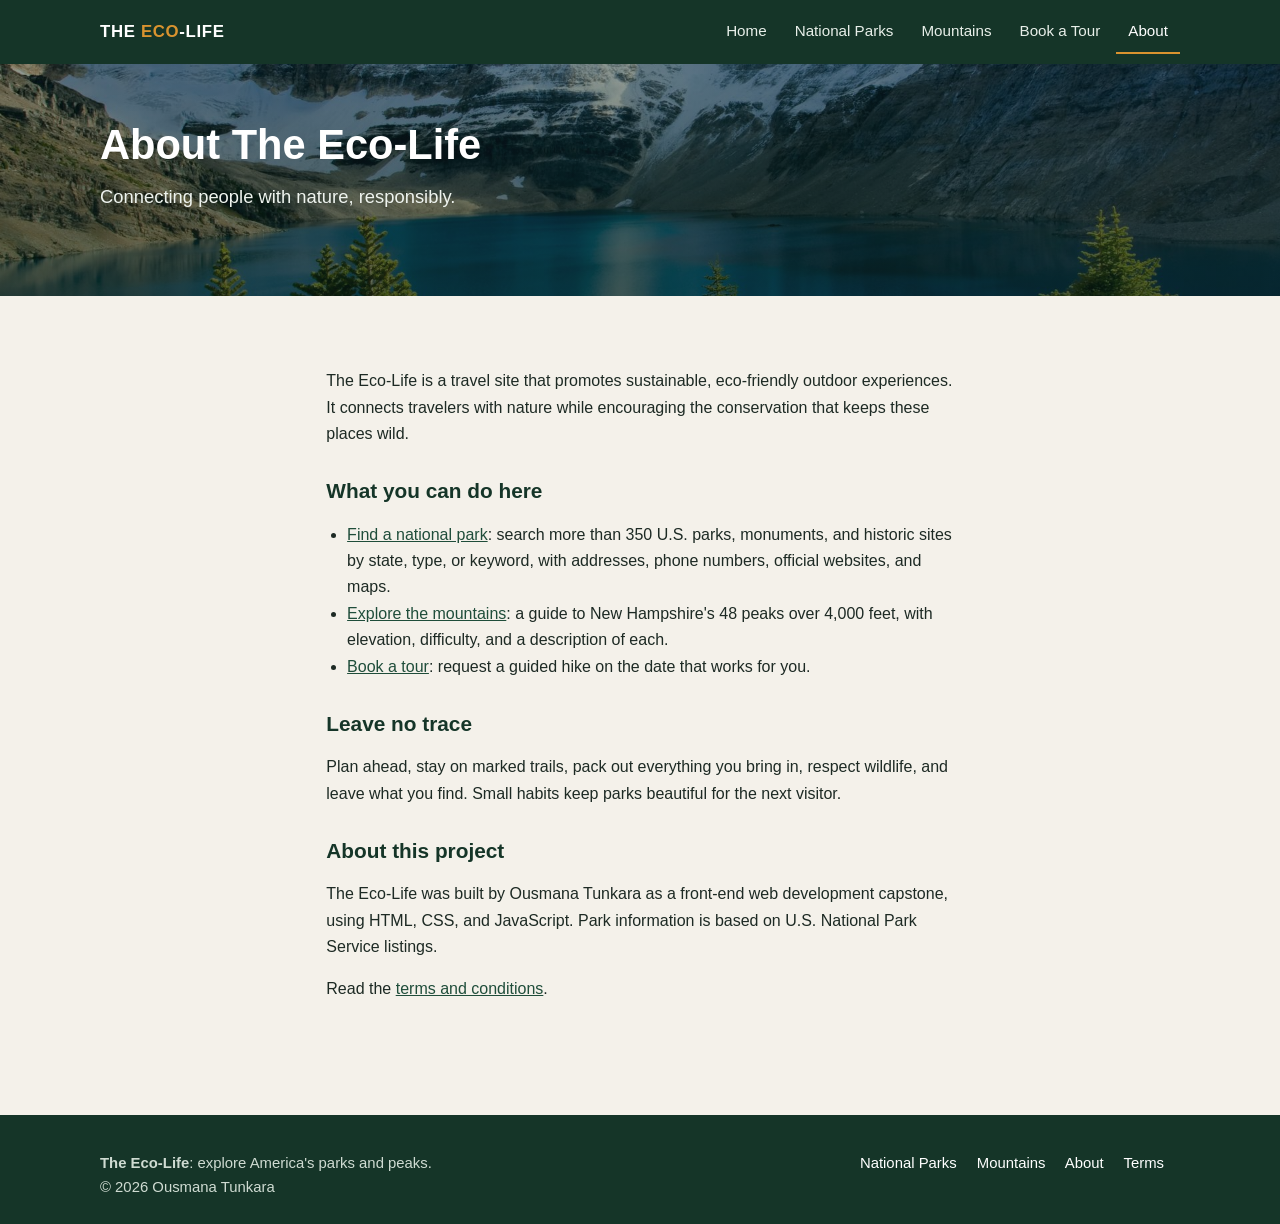
<file: about.html>
<!DOCTYPE html>
<!-- Author: Ousmana Tunkara · github.com/Kodelack47 · National Parks USA -->
<html lang="en">
<head>
  <meta charset="UTF-8">
  <meta name="viewport" content="width=device-width, initial-scale=1.0">
  <meta name="description" content="About The Eco-Life, a site for sustainable outdoor travel.">
  <title>About | The Eco-Life</title>
  <link rel="stylesheet" href="styles/site.css">
</head>
<body>
  <header class="site-header">
    <div class="container">
      <a class="brand" href="index.html">The <span>Eco</span>-Life</a>
      <button class="nav-toggle" type="button" aria-expanded="false" aria-controls="site-nav">Menu</button>
      <nav class="site-nav" id="site-nav" aria-label="Main">
        <a href="index.html">Home</a>
        <a href="nationalParks.html">National Parks</a>
        <a href="mountains.html">Mountains</a>
        <a href="booking.html">Book a Tour</a>
        <a href="about.html" class="active" aria-current="page">About</a>
      </nav>
    </div>
  </header>

  <main>
    <section class="hero hero--small hero--lake">
      <div class="container">
        <h1>About The Eco-Life</h1>
        <p>Connecting people with nature, responsibly.</p>
      </div>
    </section>

    <section class="section">
      <div class="container prose">
        <p>The Eco-Life is a travel site that promotes sustainable, eco-friendly outdoor experiences. It connects travelers with nature while encouraging the conservation that keeps these places wild.</p>

        <h2>What you can do here</h2>
        <ul>
          <li><a href="nationalParks.html">Find a national park</a>: search more than 350 U.S. parks, monuments, and historic sites by state, type, or keyword, with addresses, phone numbers, official websites, and maps.</li>
          <li><a href="mountains.html">Explore the mountains</a>: a guide to New Hampshire's 48 peaks over 4,000 feet, with elevation, difficulty, and a description of each.</li>
          <li><a href="booking.html">Book a tour</a>: request a guided hike on the date that works for you.</li>
        </ul>

        <h2>Leave no trace</h2>
        <p>Plan ahead, stay on marked trails, pack out everything you bring in, respect wildlife, and leave what you find. Small habits keep parks beautiful for the next visitor.</p>

        <h2>About this project</h2>
        <p>The Eco-Life was built by Ousmana Tunkara as a front-end web development capstone, using HTML, CSS, and JavaScript. Park information is based on U.S. National Park Service listings.</p>
        <p>Read the <a href="terms.html">terms and conditions</a>.</p>
      </div>
    </section>
  </main>

  <footer class="site-footer">
    <div class="container">
      <div>
        <p><strong>The Eco-Life</strong>: explore America's parks and peaks.</p>
        <p>&copy; <span id="year">2026</span> Ousmana Tunkara</p>
      </div>
      <nav aria-label="Footer">
        <a href="nationalParks.html">National Parks</a>
        <a href="mountains.html">Mountains</a>
        <a href="about.html">About</a>
        <a href="terms.html">Terms</a>
      </nav>
    </div>
  </footer>

  <script src="scripts/site.js"></script>
</body>
</html>
</file>
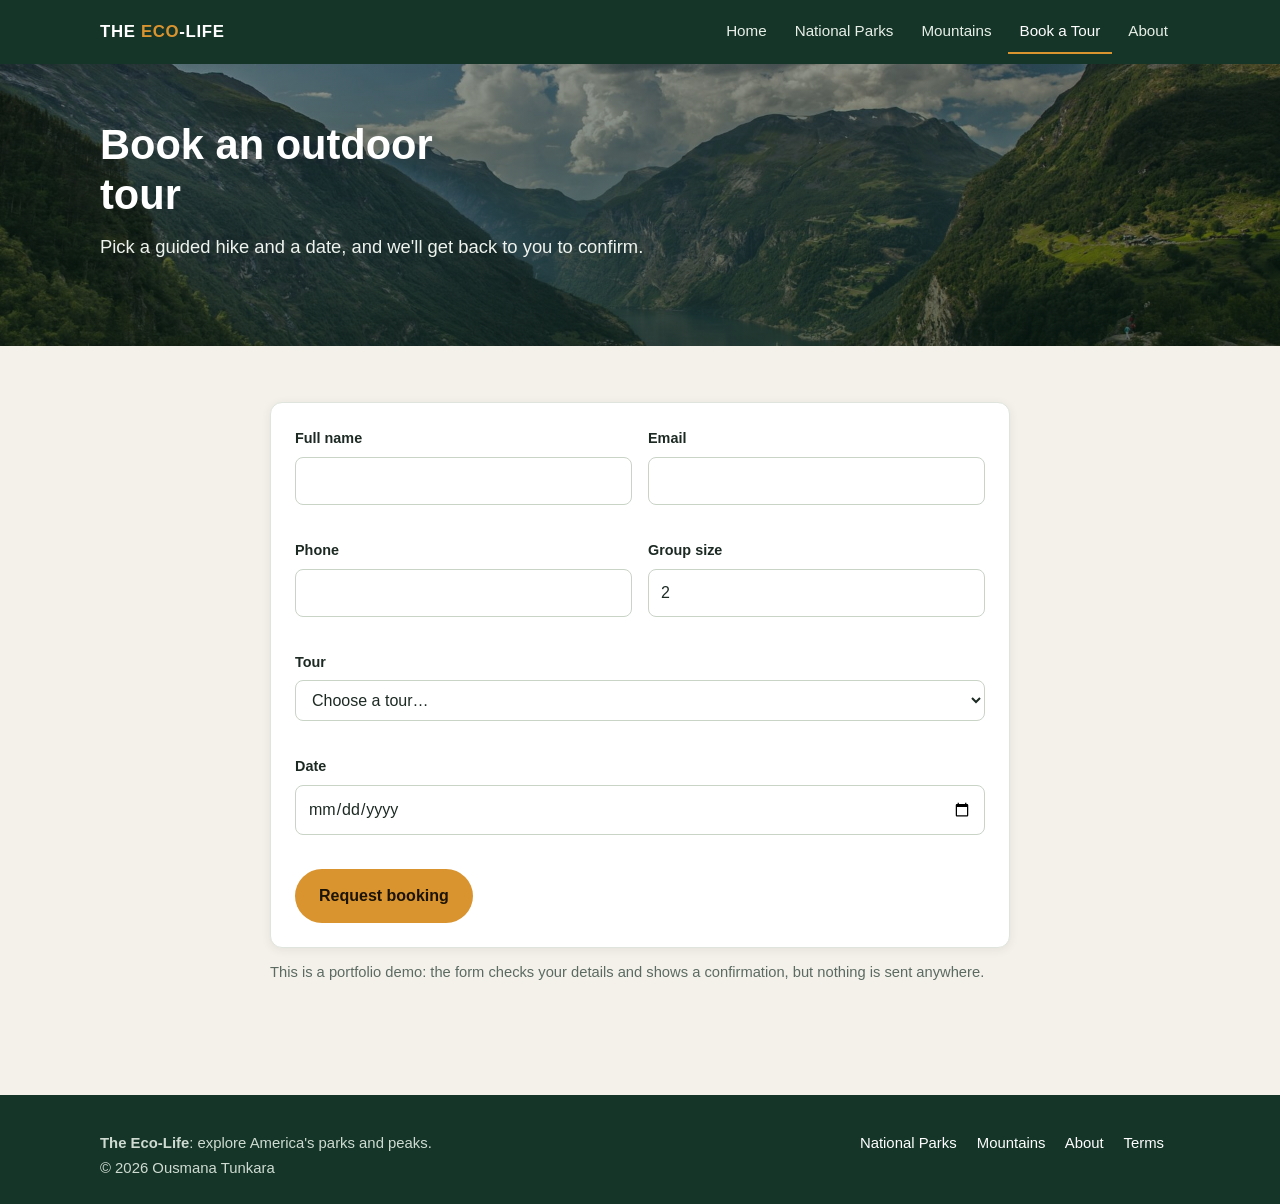
<file: booking.html>
<!DOCTYPE html>
<!-- Author: Ousmana Tunkara · github.com/Kodelack47 · National Parks USA -->
<html lang="en">
<head>
  <meta charset="UTF-8">
  <meta name="viewport" content="width=device-width, initial-scale=1.0">
  <meta name="description" content="Request a guided hike in New Hampshire&#x27;s White Mountains.">
  <title>Book a Tour | The Eco-Life</title>
  <link rel="stylesheet" href="styles/site.css">
</head>
<body>
  <header class="site-header">
    <div class="container">
      <a class="brand" href="index.html">The <span>Eco</span>-Life</a>
      <button class="nav-toggle" type="button" aria-expanded="false" aria-controls="site-nav">Menu</button>
      <nav class="site-nav" id="site-nav" aria-label="Main">
        <a href="index.html">Home</a>
        <a href="nationalParks.html">National Parks</a>
        <a href="mountains.html">Mountains</a>
        <a href="booking.html" class="active" aria-current="page">Book a Tour</a>
        <a href="about.html">About</a>
      </nav>
    </div>
  </header>

  <main>
    <section class="hero hero--small">
      <div class="container">
        <h1>Book an outdoor tour</h1>
        <p>Pick a guided hike and a date, and we'll get back to you to confirm.</p>
      </div>
    </section>

    <section class="section">
      <div class="container" style="max-width:780px">
        <div class="notice" id="confirmation" role="status" hidden></div>
        <form class="form" id="booking-form" novalidate>
          <div>
            <label for="name">Full name</label>
            <input id="name" name="name" type="text" autocomplete="name" required>
            <div class="error" id="name-error"></div>
          </div>
          <div>
            <label for="email">Email</label>
            <input id="email" name="email" type="email" autocomplete="email" required>
            <div class="error" id="email-error"></div>
          </div>
          <div>
            <label for="phone">Phone</label>
            <input id="phone" name="phone" type="tel" autocomplete="tel" required>
            <div class="error" id="phone-error"></div>
          </div>
          <div>
            <label for="guests">Group size</label>
            <input id="guests" name="guests" type="number" min="1" max="12" value="2" required>
            <div class="error" id="guests-error"></div>
          </div>
          <div class="full">
            <label for="tour">Tour</label>
            <select id="tour" name="tour" required><option value="">Choose a tour…</option></select>
            <div class="error" id="tour-error"></div>
          </div>
          <div class="full">
            <label for="date">Date</label>
            <input id="date" name="date" type="date" required>
            <div class="error" id="date-error"></div>
          </div>
          <div class="full">
            <button class="btn btn-primary" type="submit">Request booking</button>
          </div>
        </form>
        <p class="meta" style="margin-top:12px">This is a portfolio demo: the form checks your details and shows a confirmation, but nothing is sent anywhere.</p>
      </div>
    </section>
  </main>

  <footer class="site-footer">
    <div class="container">
      <div>
        <p><strong>The Eco-Life</strong>: explore America's parks and peaks.</p>
        <p>&copy; <span id="year">2026</span> Ousmana Tunkara</p>
      </div>
      <nav aria-label="Footer">
        <a href="nationalParks.html">National Parks</a>
        <a href="mountains.html">Mountains</a>
        <a href="about.html">About</a>
        <a href="terms.html">Terms</a>
      </nav>
    </div>
  </footer>

  <script src="scripts/site.js"></script>
  <script src="scripts/mountainsData.js"></script>
  <script src="scripts/booking.js"></script>
</body>
</html>
</file>
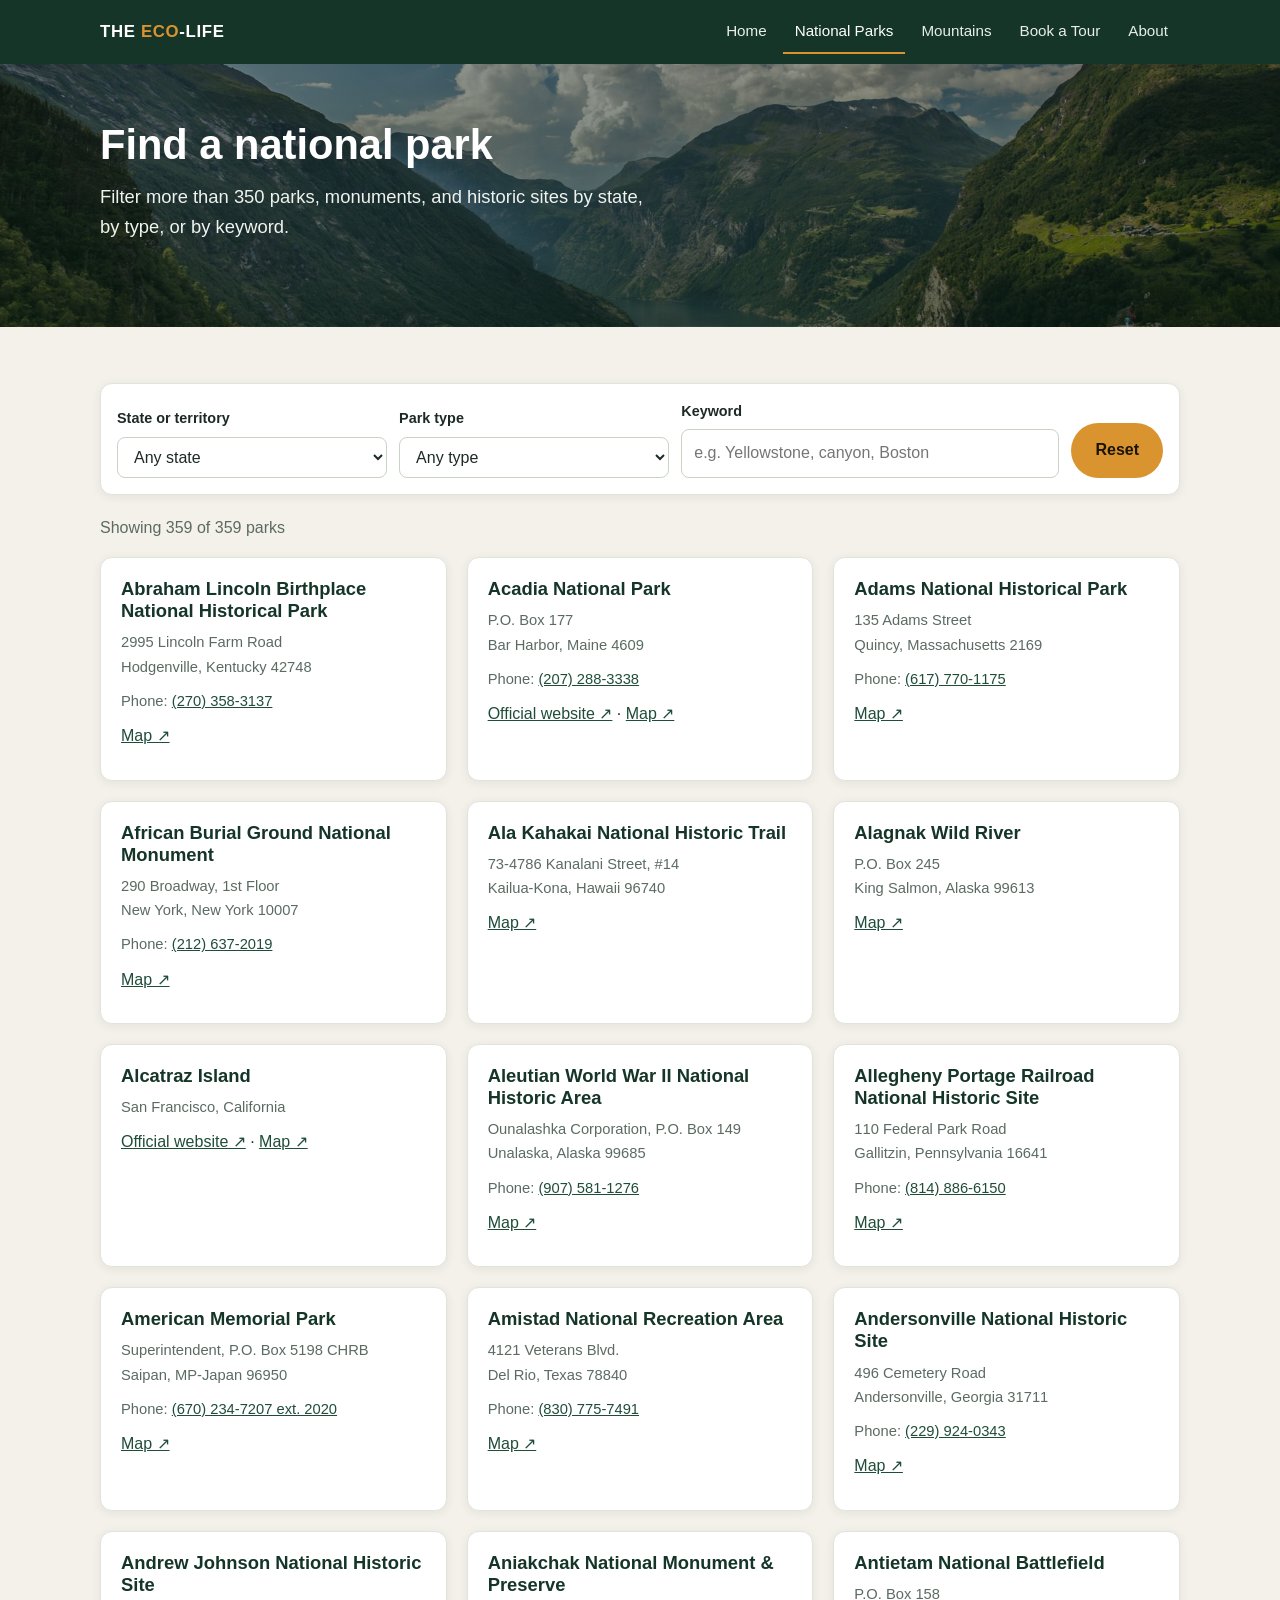
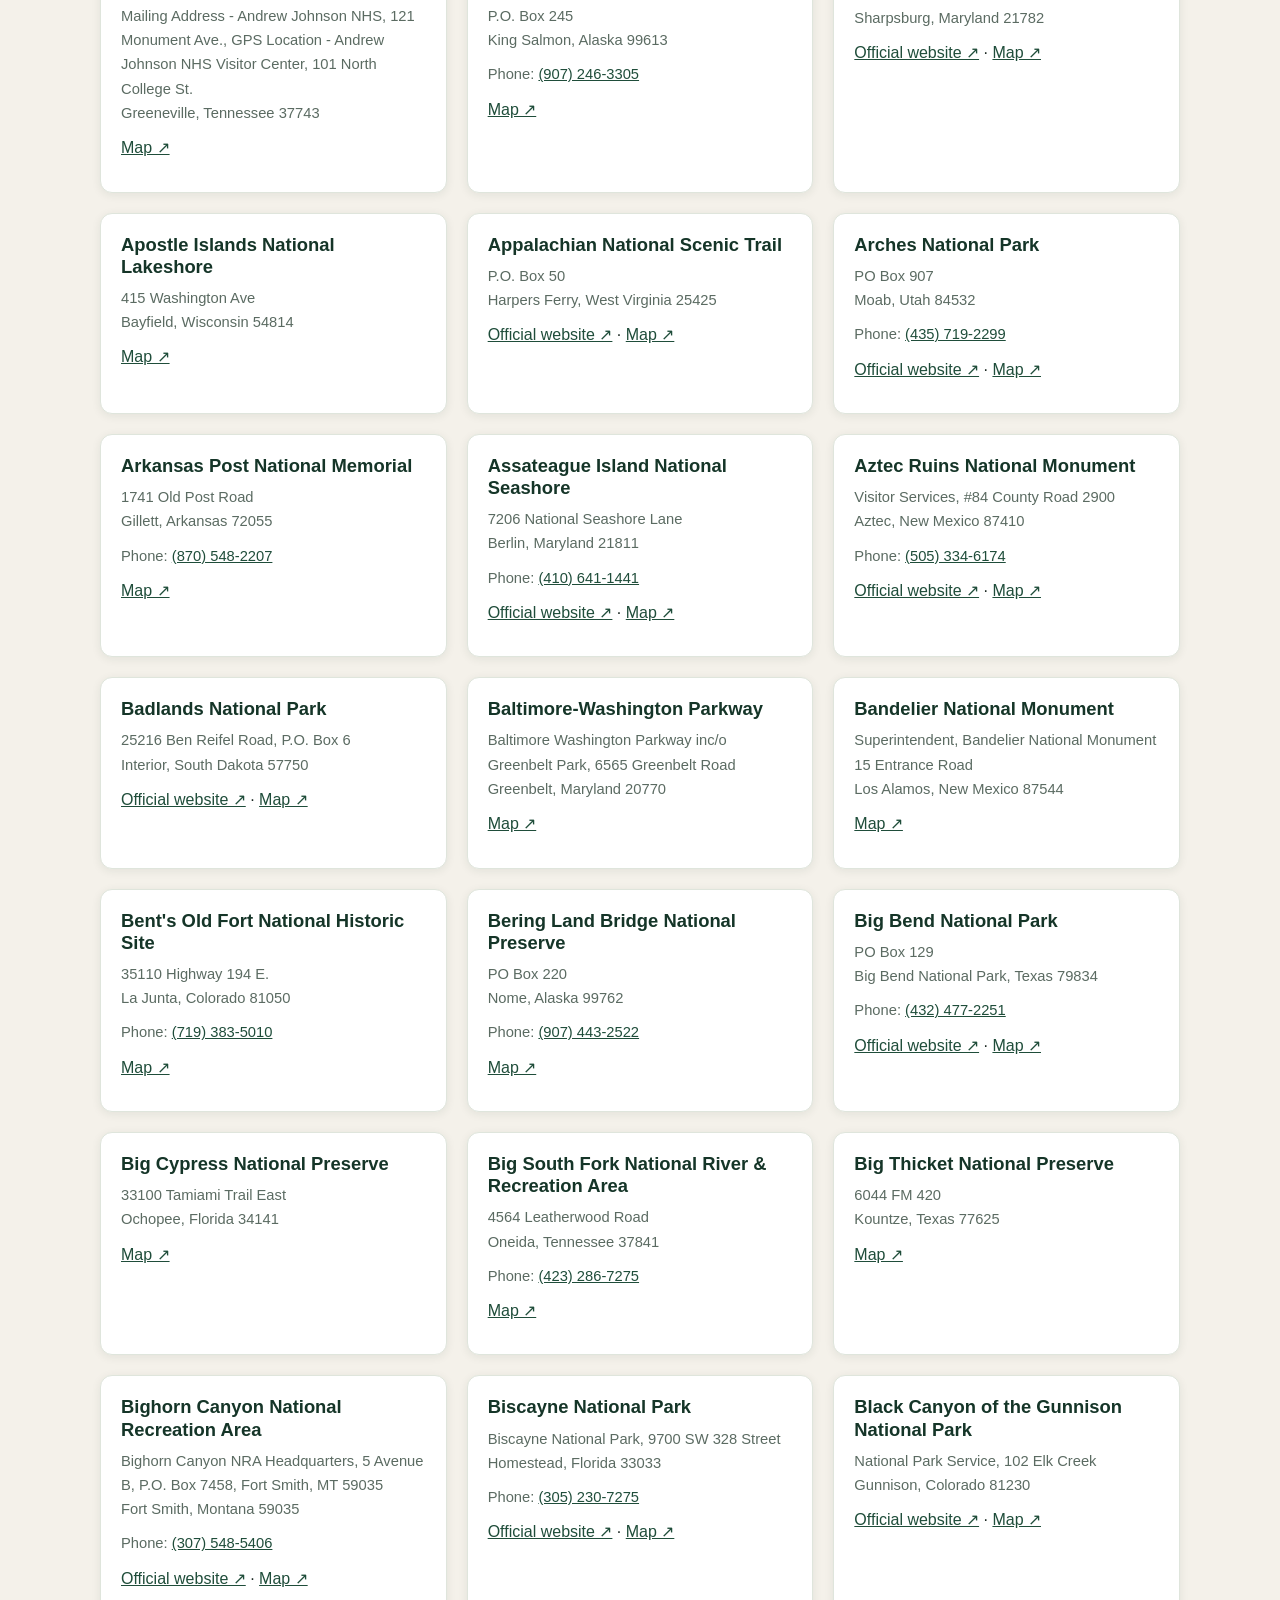
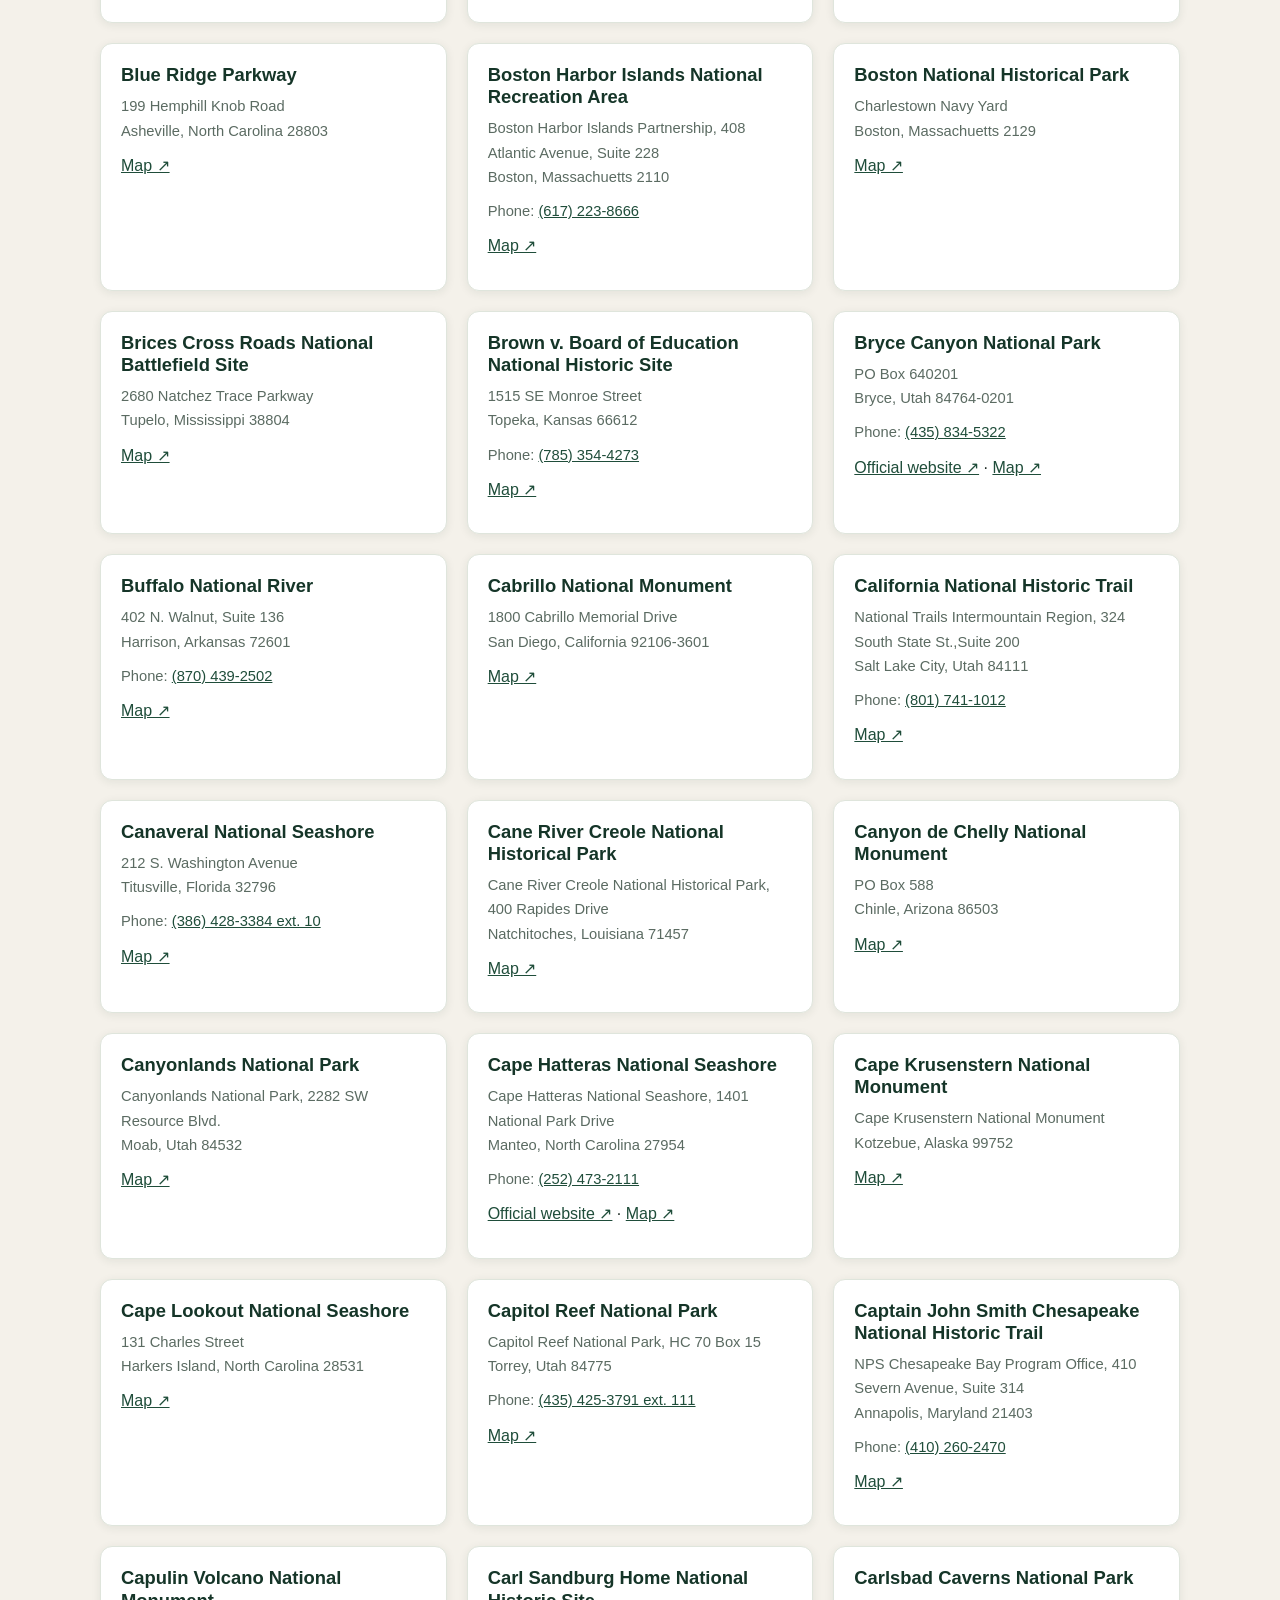
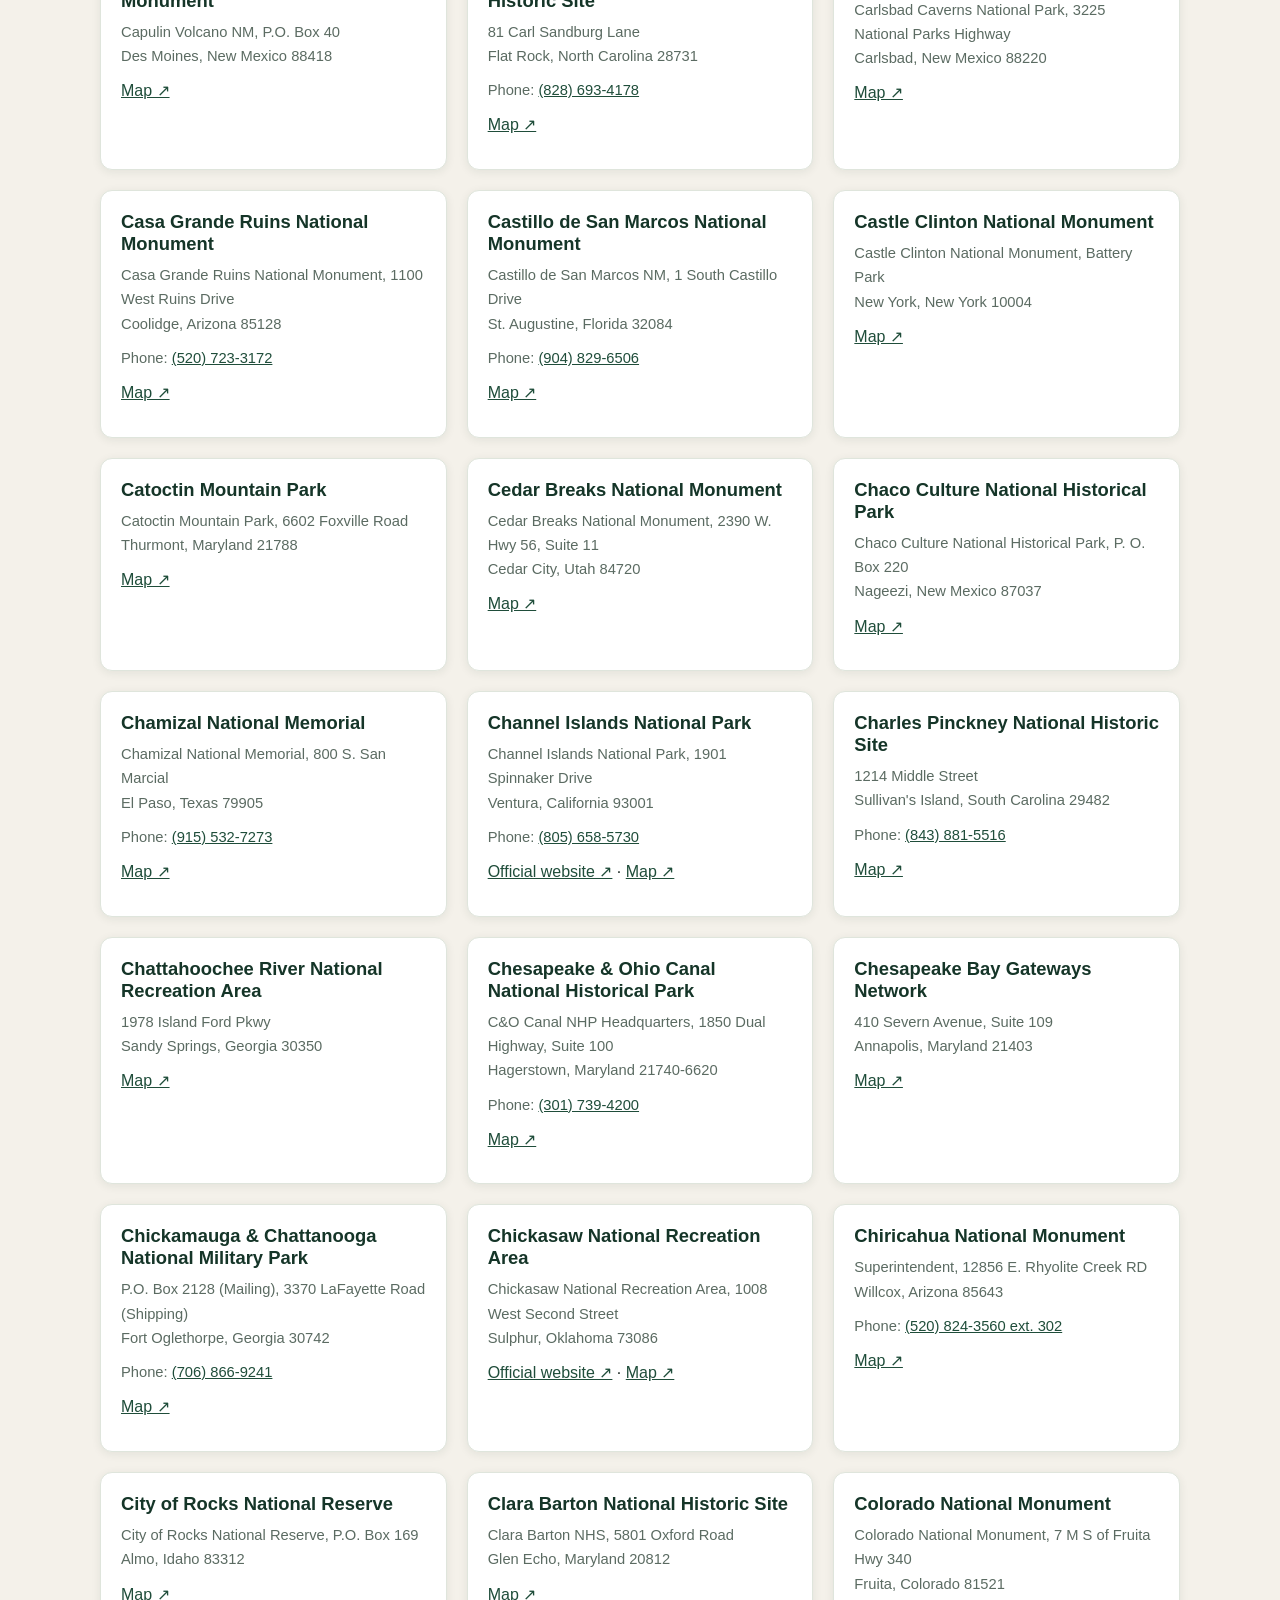
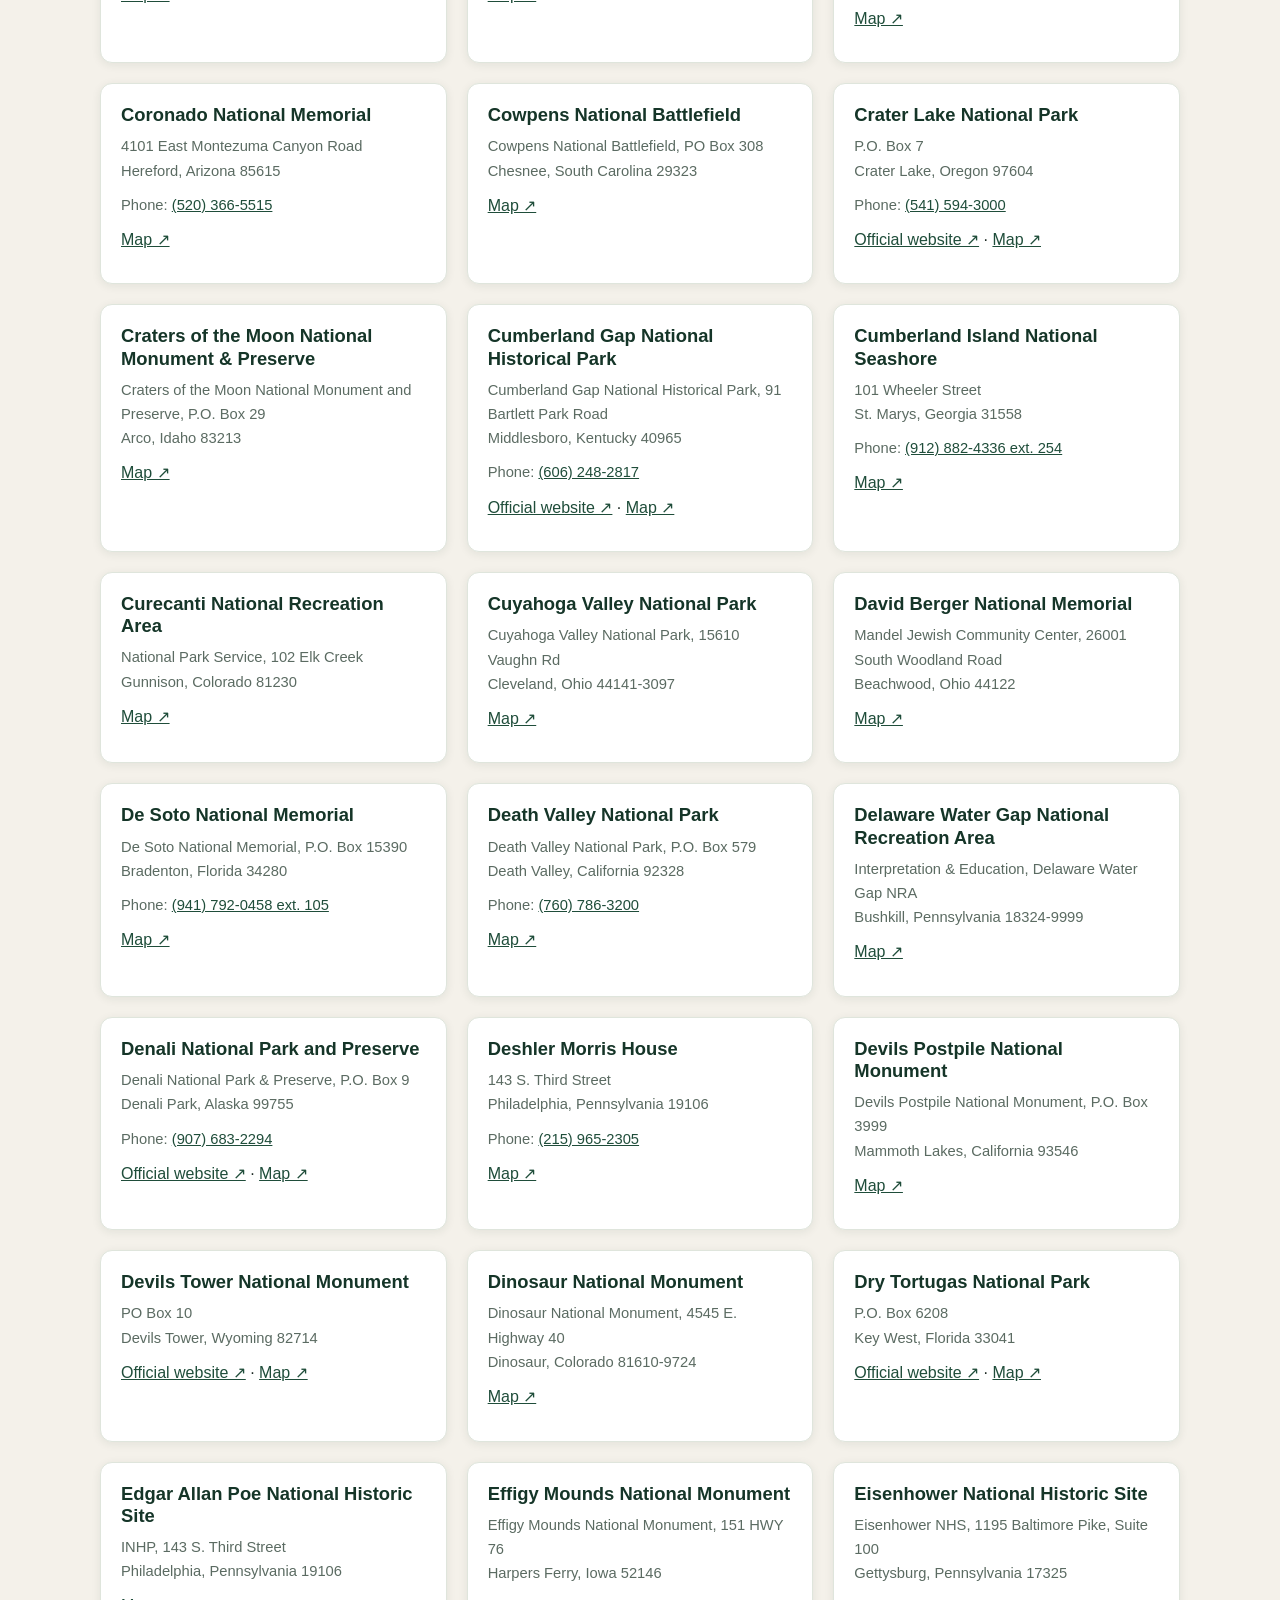
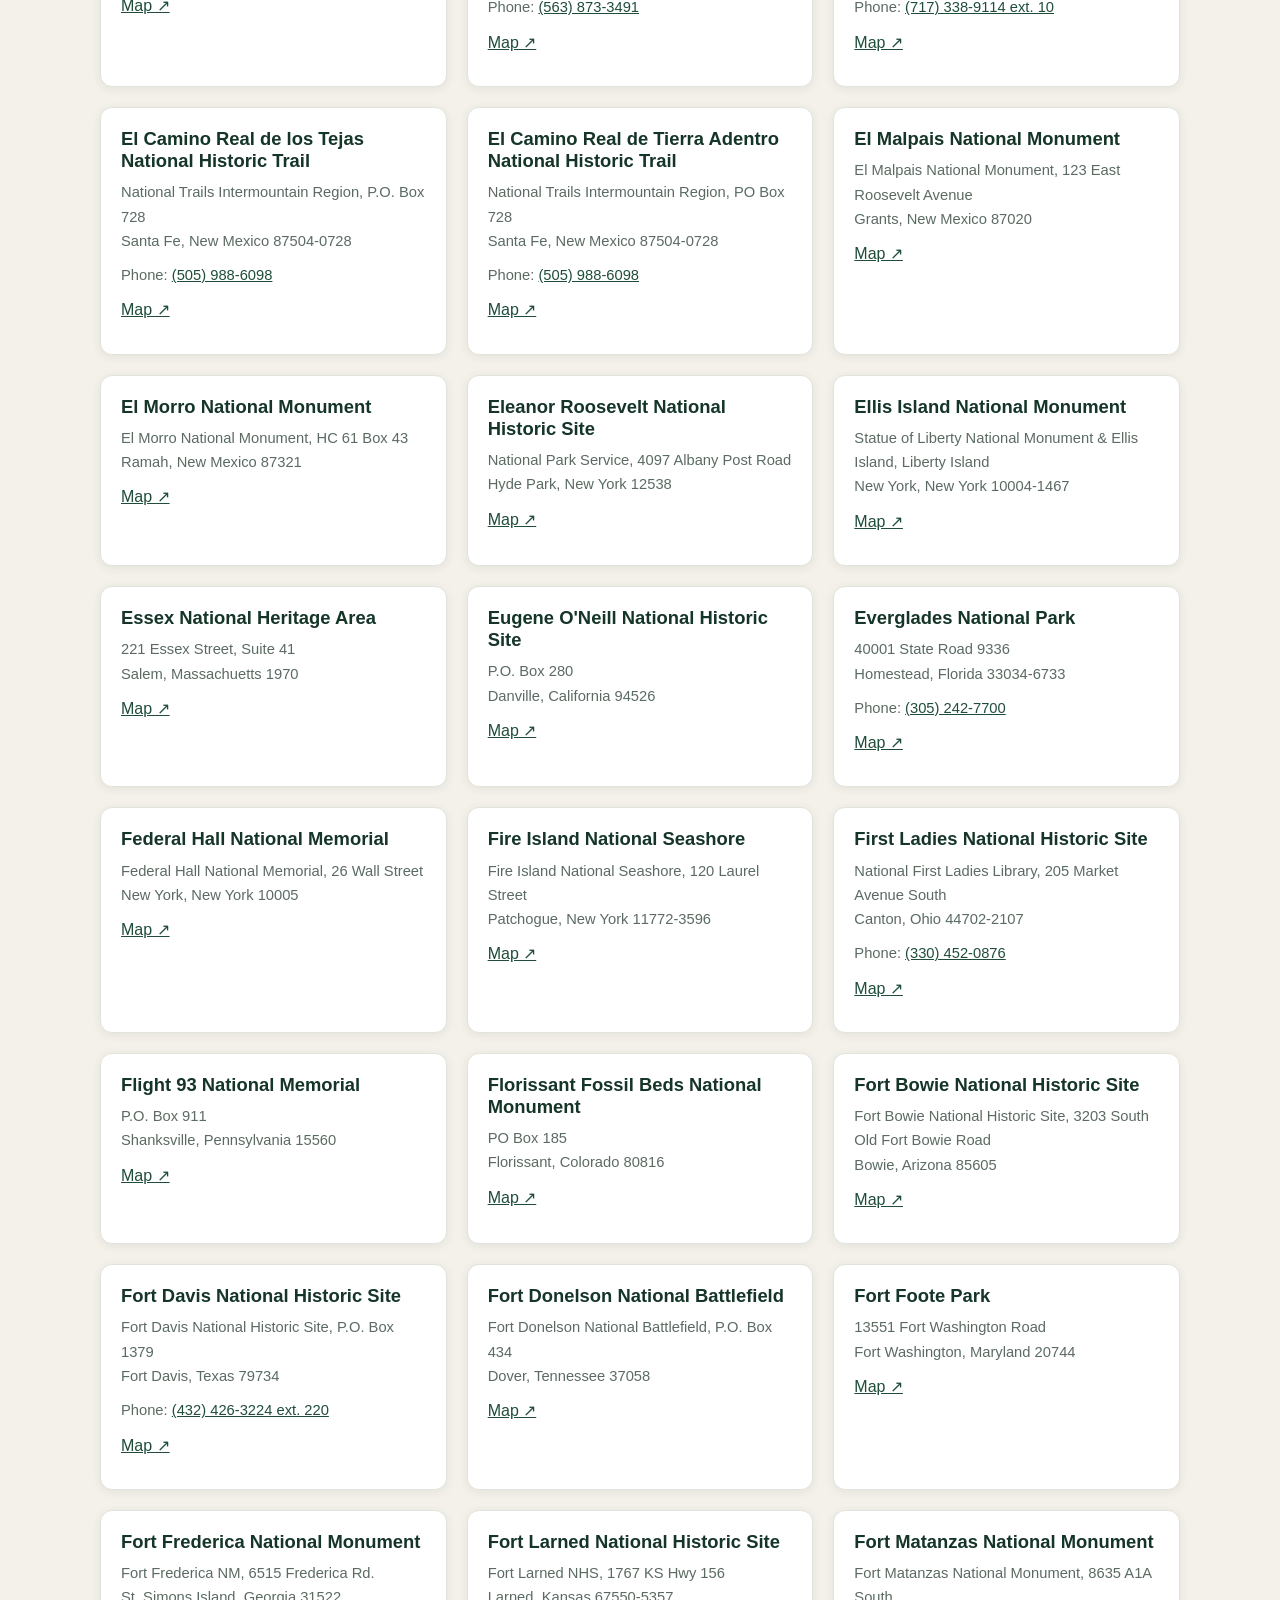
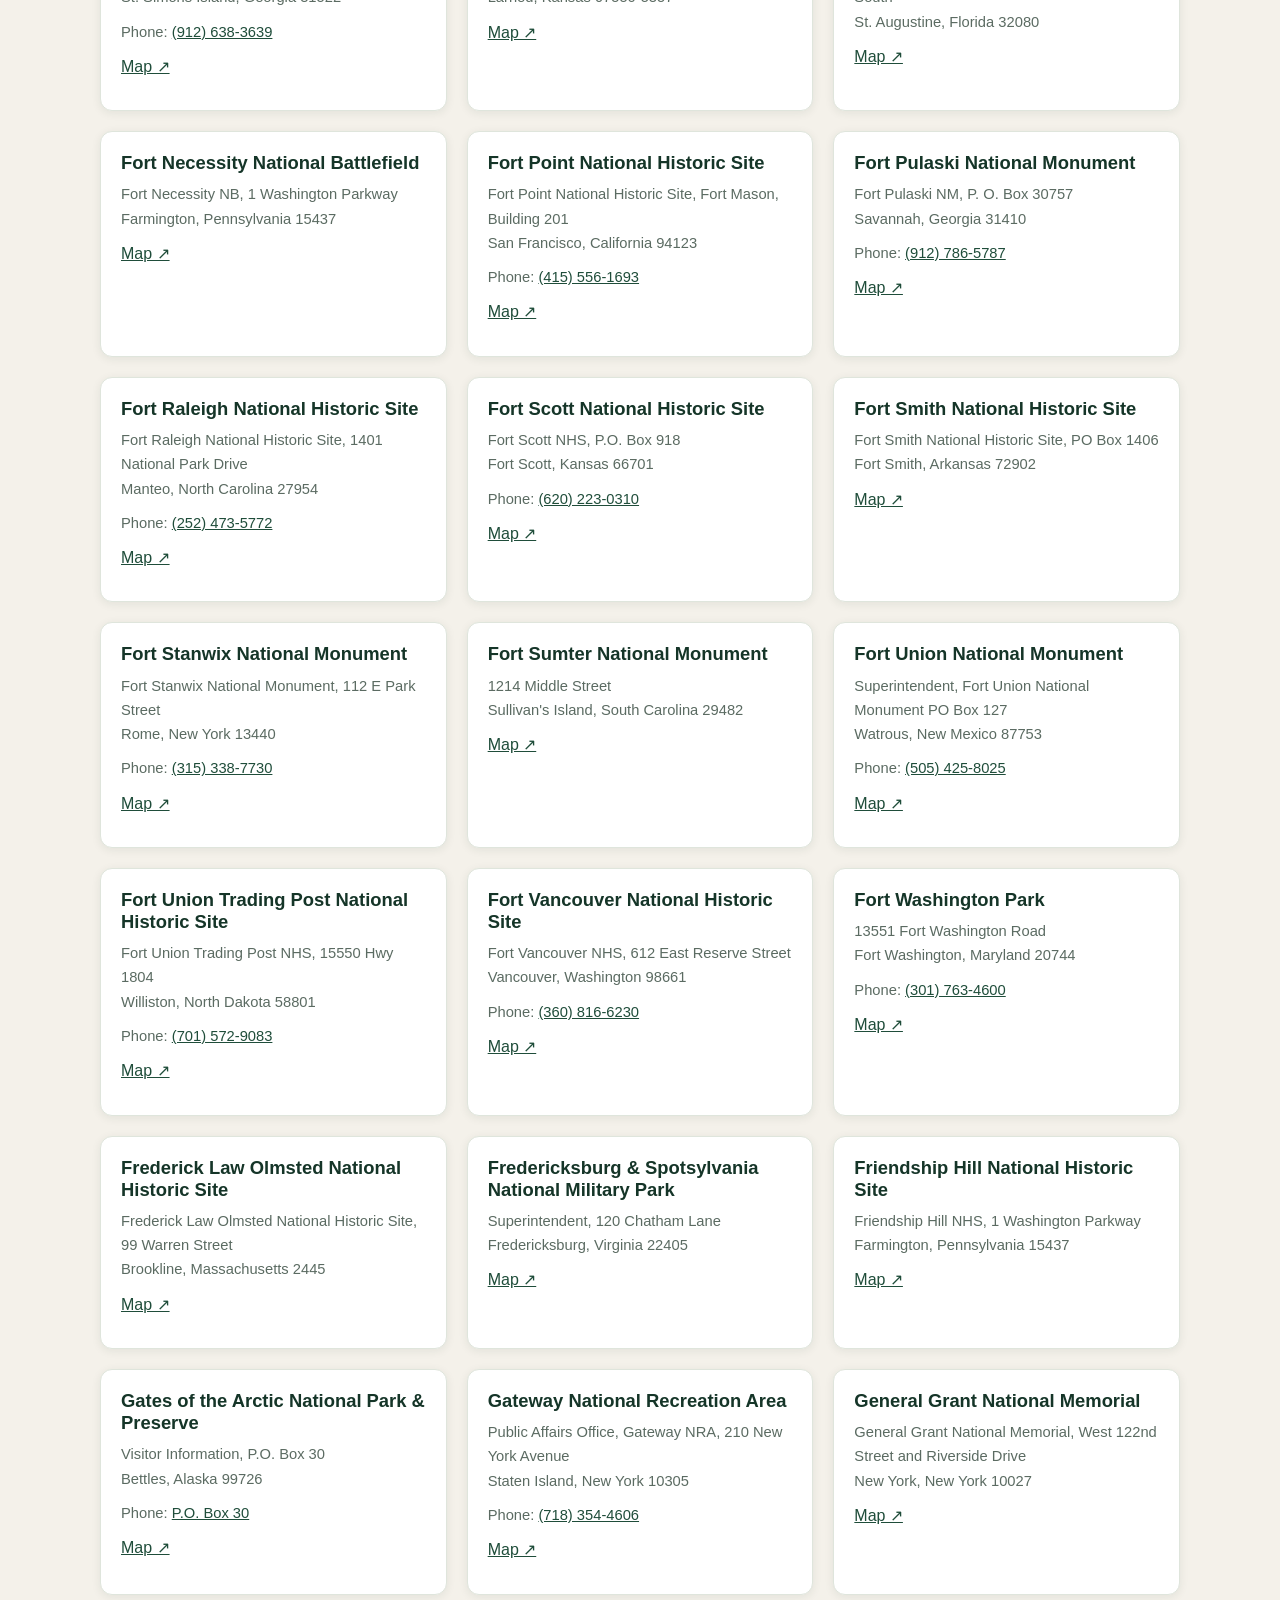
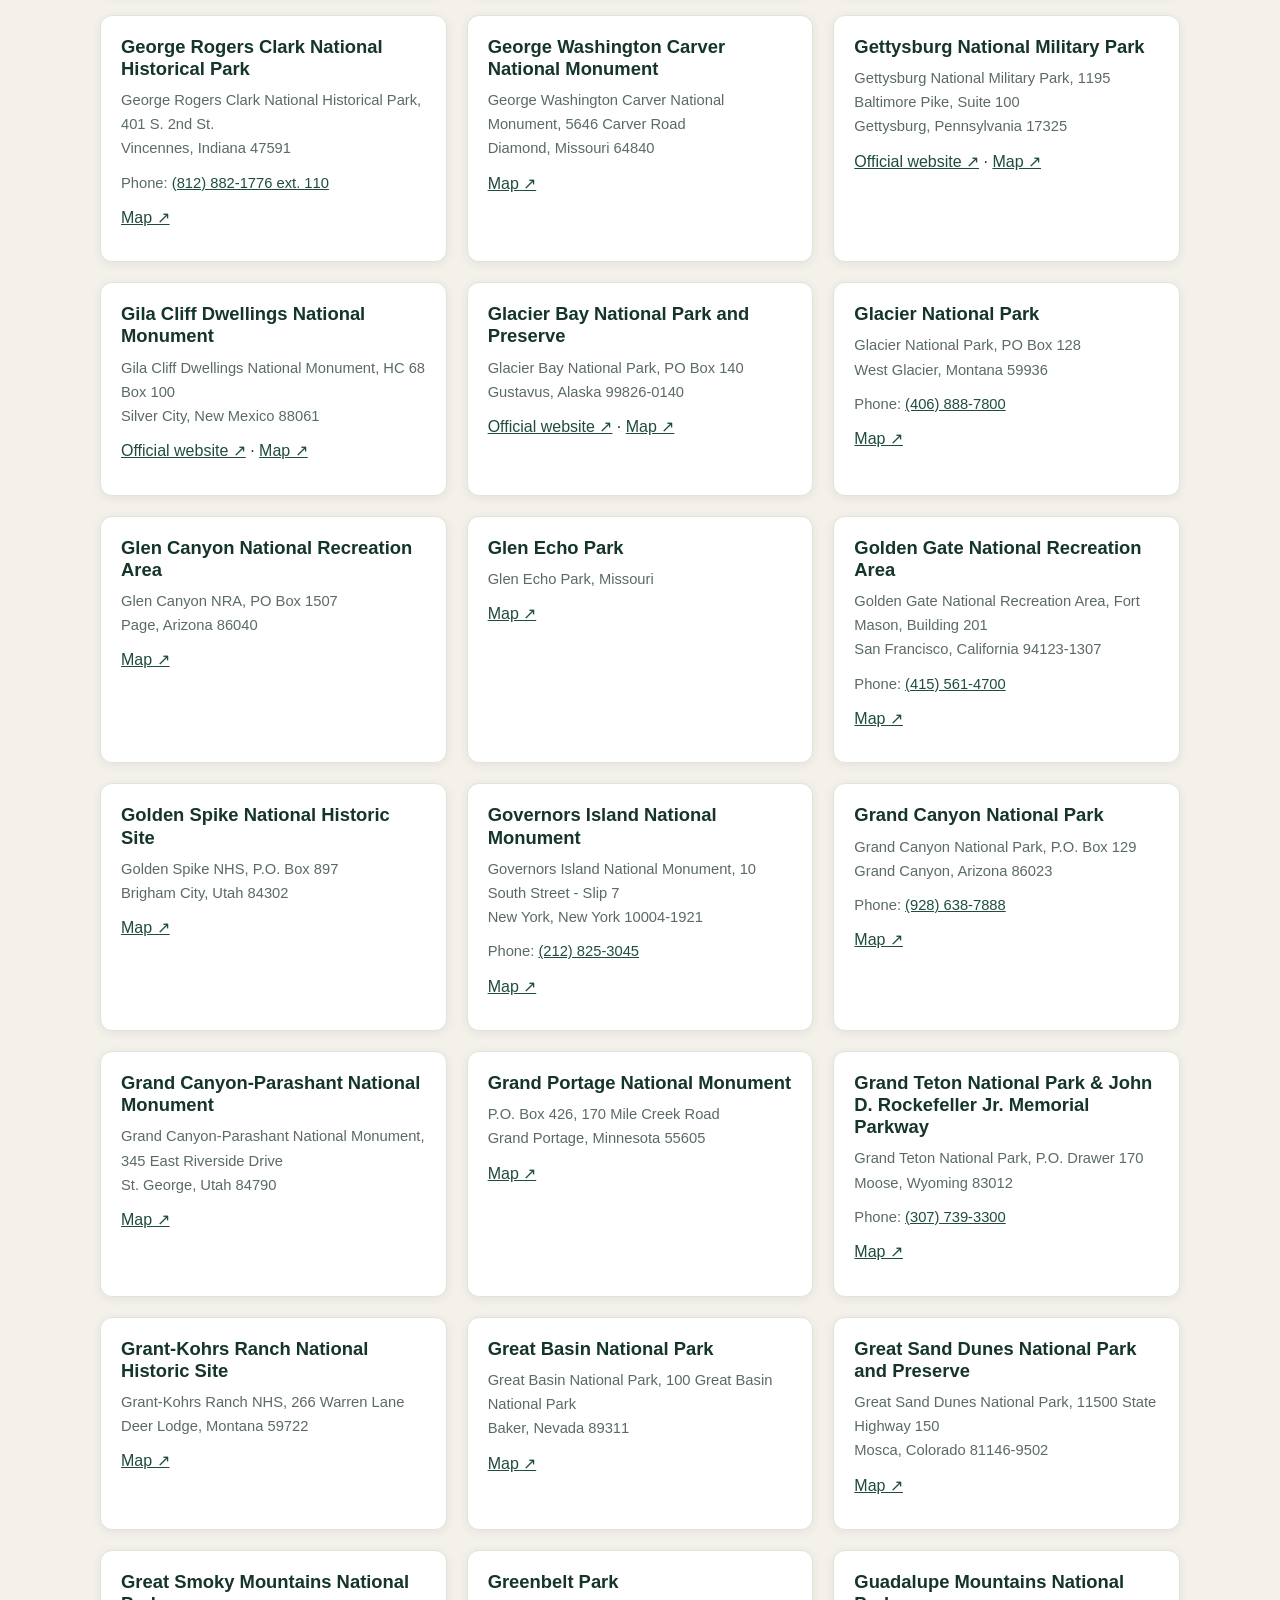
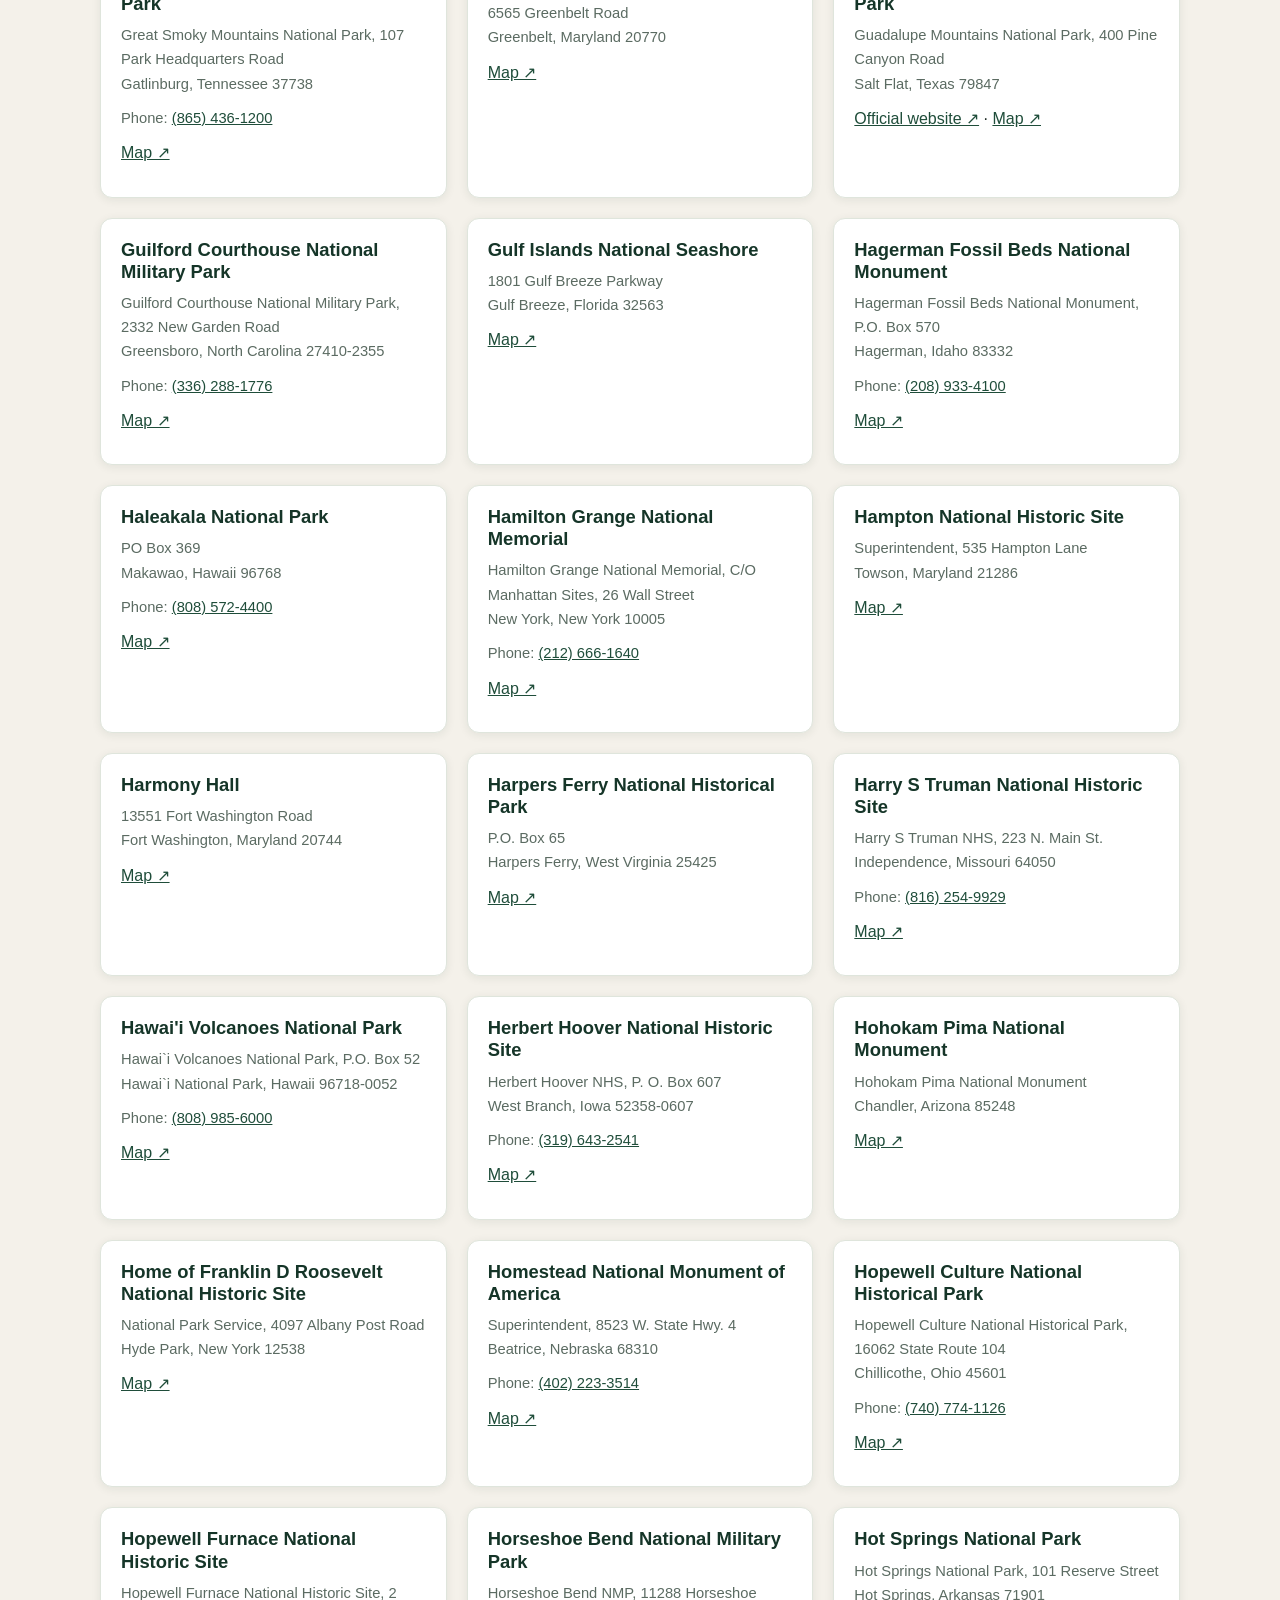
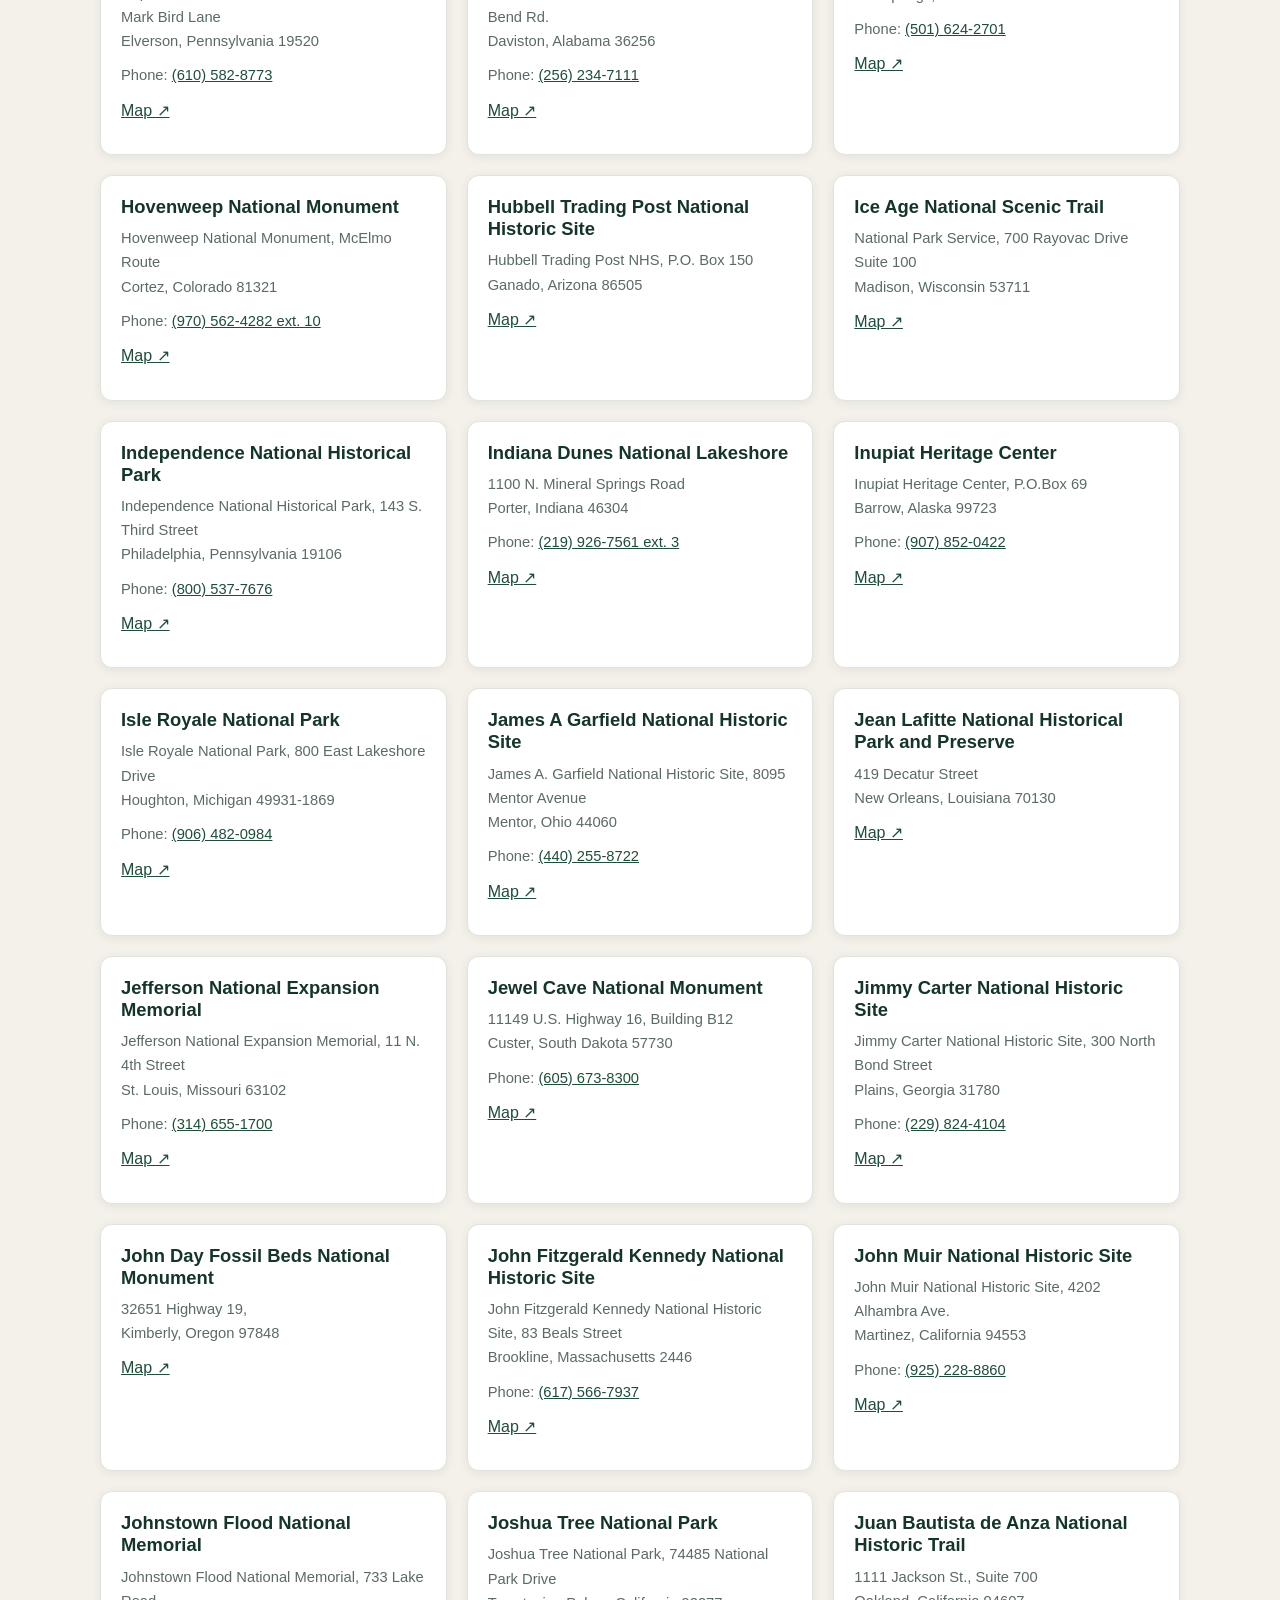
<file: nationalParks.html>
<!DOCTYPE html>
<!-- Author: Ousmana Tunkara · github.com/Kodelack47 · National Parks USA -->
<html lang="en">
<head>
  <meta charset="UTF-8">
  <meta name="viewport" content="width=device-width, initial-scale=1.0">
  <meta name="description" content="Search U.S. national parks by state, park type, or keyword.">
  <title>Find a National Park | The Eco-Life</title>
  <link rel="stylesheet" href="styles/site.css">
</head>
<body>
  <header class="site-header">
    <div class="container">
      <a class="brand" href="index.html">The <span>Eco</span>-Life</a>
      <button class="nav-toggle" type="button" aria-expanded="false" aria-controls="site-nav">Menu</button>
      <nav class="site-nav" id="site-nav" aria-label="Main">
        <a href="index.html">Home</a>
        <a href="nationalParks.html" class="active" aria-current="page">National Parks</a>
        <a href="mountains.html">Mountains</a>
        <a href="booking.html">Book a Tour</a>
        <a href="about.html">About</a>
      </nav>
    </div>
  </header>

  <main>
    <section class="hero hero--small">
      <div class="container">
        <h1>Find a national park</h1>
        <p>Filter more than 350 parks, monuments, and historic sites by state, by type, or by keyword.</p>
      </div>
    </section>

    <section class="section">
      <div class="container">
        <form class="filters" role="search" onsubmit="return false">
          <div>
            <label for="state">State or territory</label>
            <select id="state"><option value="">Any state</option></select>
          </div>
          <div>
            <label for="parkType">Park type</label>
            <select id="parkType"><option value="">Any type</option></select>
          </div>
          <div>
            <label for="keyword">Keyword</label>
            <input id="keyword" type="search" placeholder="e.g. Yellowstone, canyon, Boston" autocomplete="off">
          </div>
          <button class="btn btn-primary" id="reset" type="button">Reset</button>
        </form>
        <p class="result-count" id="count" aria-live="polite"></p>
        <div class="grid" id="results"></div>
      </div>
    </section>
  </main>

  <footer class="site-footer">
    <div class="container">
      <div>
        <p><strong>The Eco-Life</strong>: explore America's parks and peaks.</p>
        <p>&copy; <span id="year">2026</span> Ousmana Tunkara</p>
      </div>
      <nav aria-label="Footer">
        <a href="nationalParks.html">National Parks</a>
        <a href="mountains.html">Mountains</a>
        <a href="about.html">About</a>
        <a href="terms.html">Terms</a>
      </nav>
    </div>
  </footer>

  <script src="scripts/site.js"></script>
  <script src="scripts/nationalParksData.js"></script>
  <script src="scripts/locationData.js"></script>
  <script src="scripts/parkTypeData.js"></script>
  <script src="scripts/parks.js"></script>
</body>
</html>
</file>
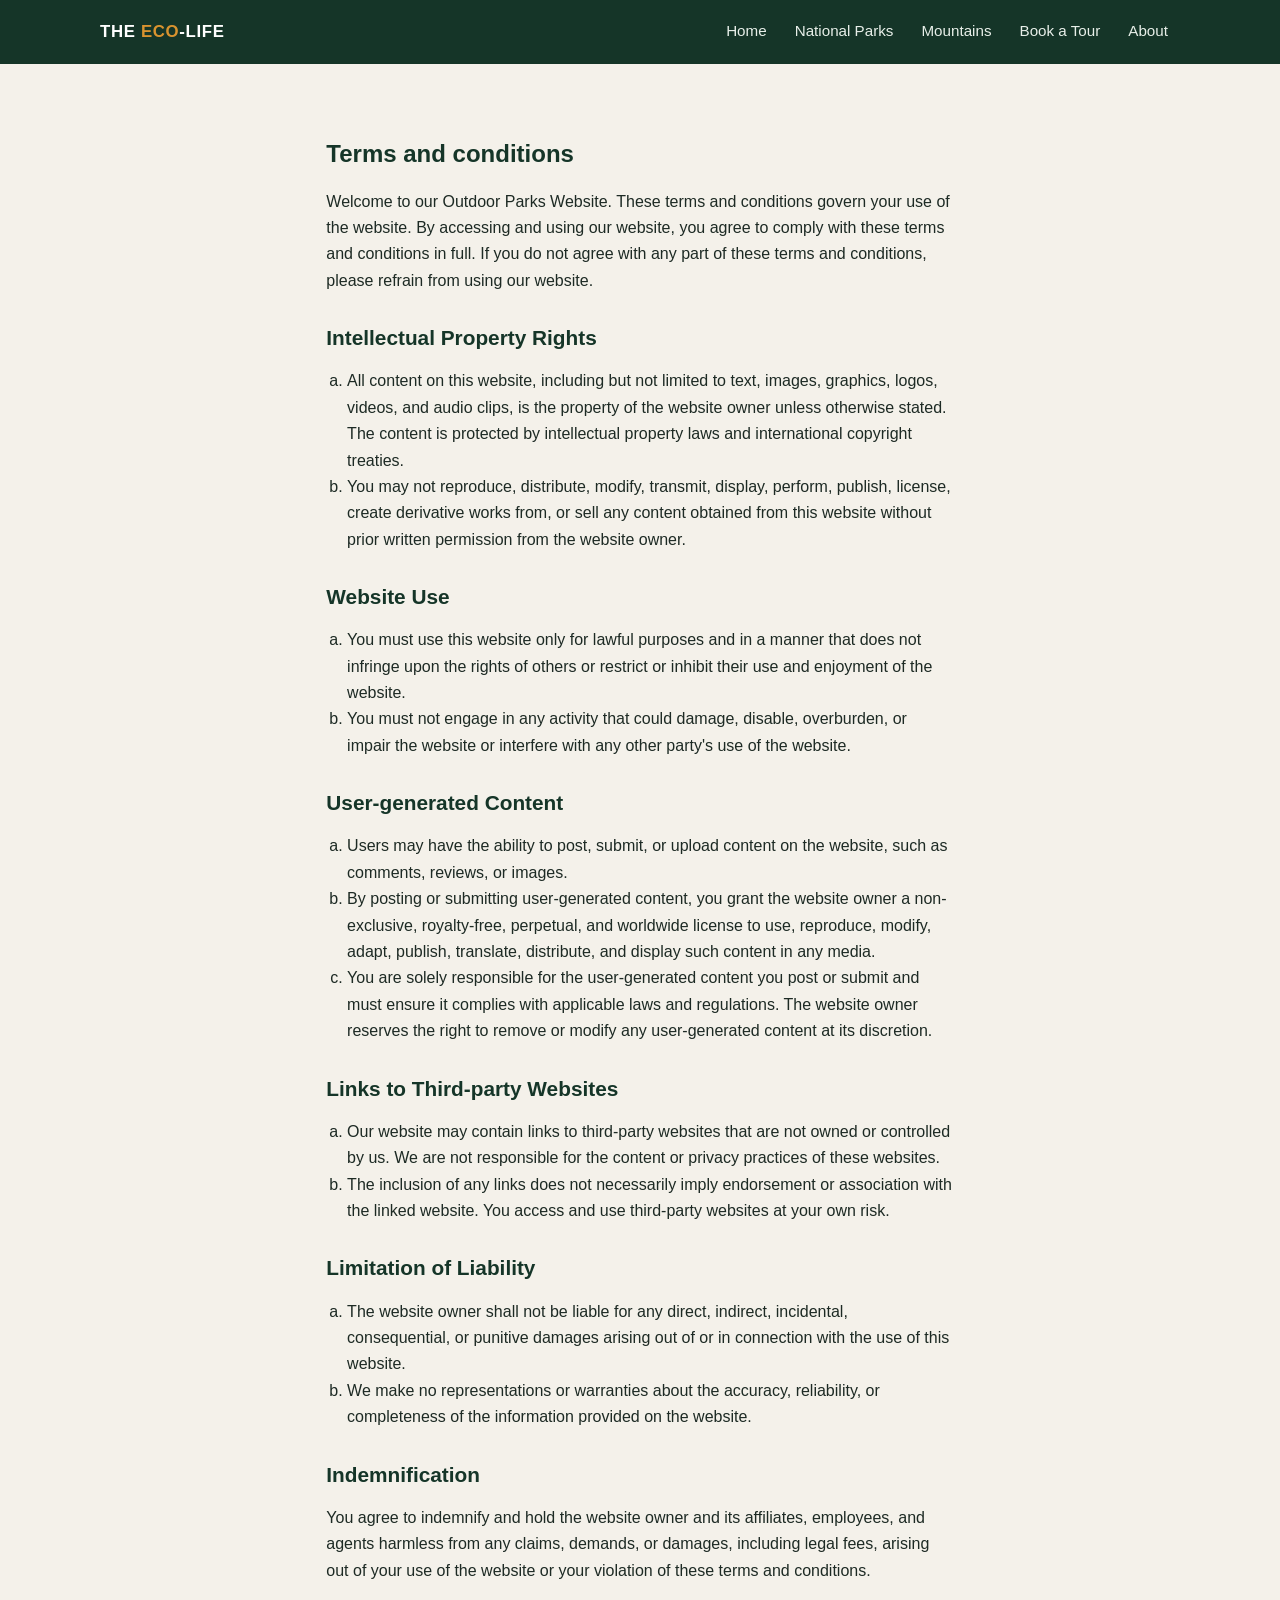
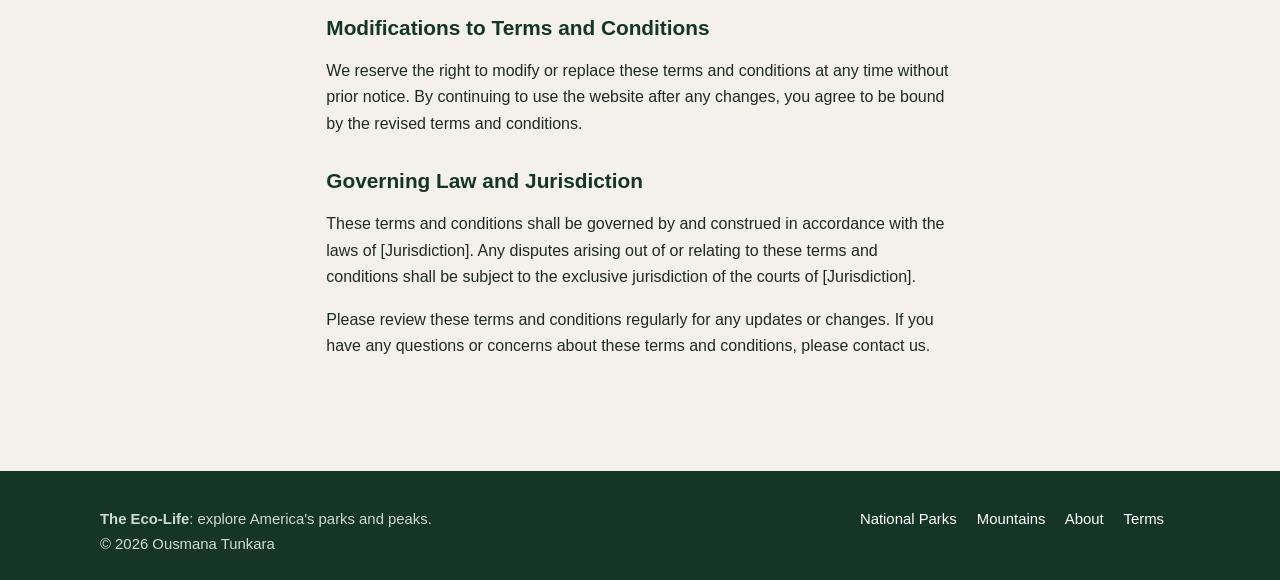
<file: terms and policys.html>
<!DOCTYPE html>
<html lang="en">
<head>
  <meta charset="UTF-8">
  <meta http-equiv="refresh" content="0; url=terms.html">
  <link rel="canonical" href="terms.html">
  <title>Moved</title>
</head>
<body>
  <p>This page moved to <a href="terms.html">the terms page</a>.</p>
</body>
</html>
</file>
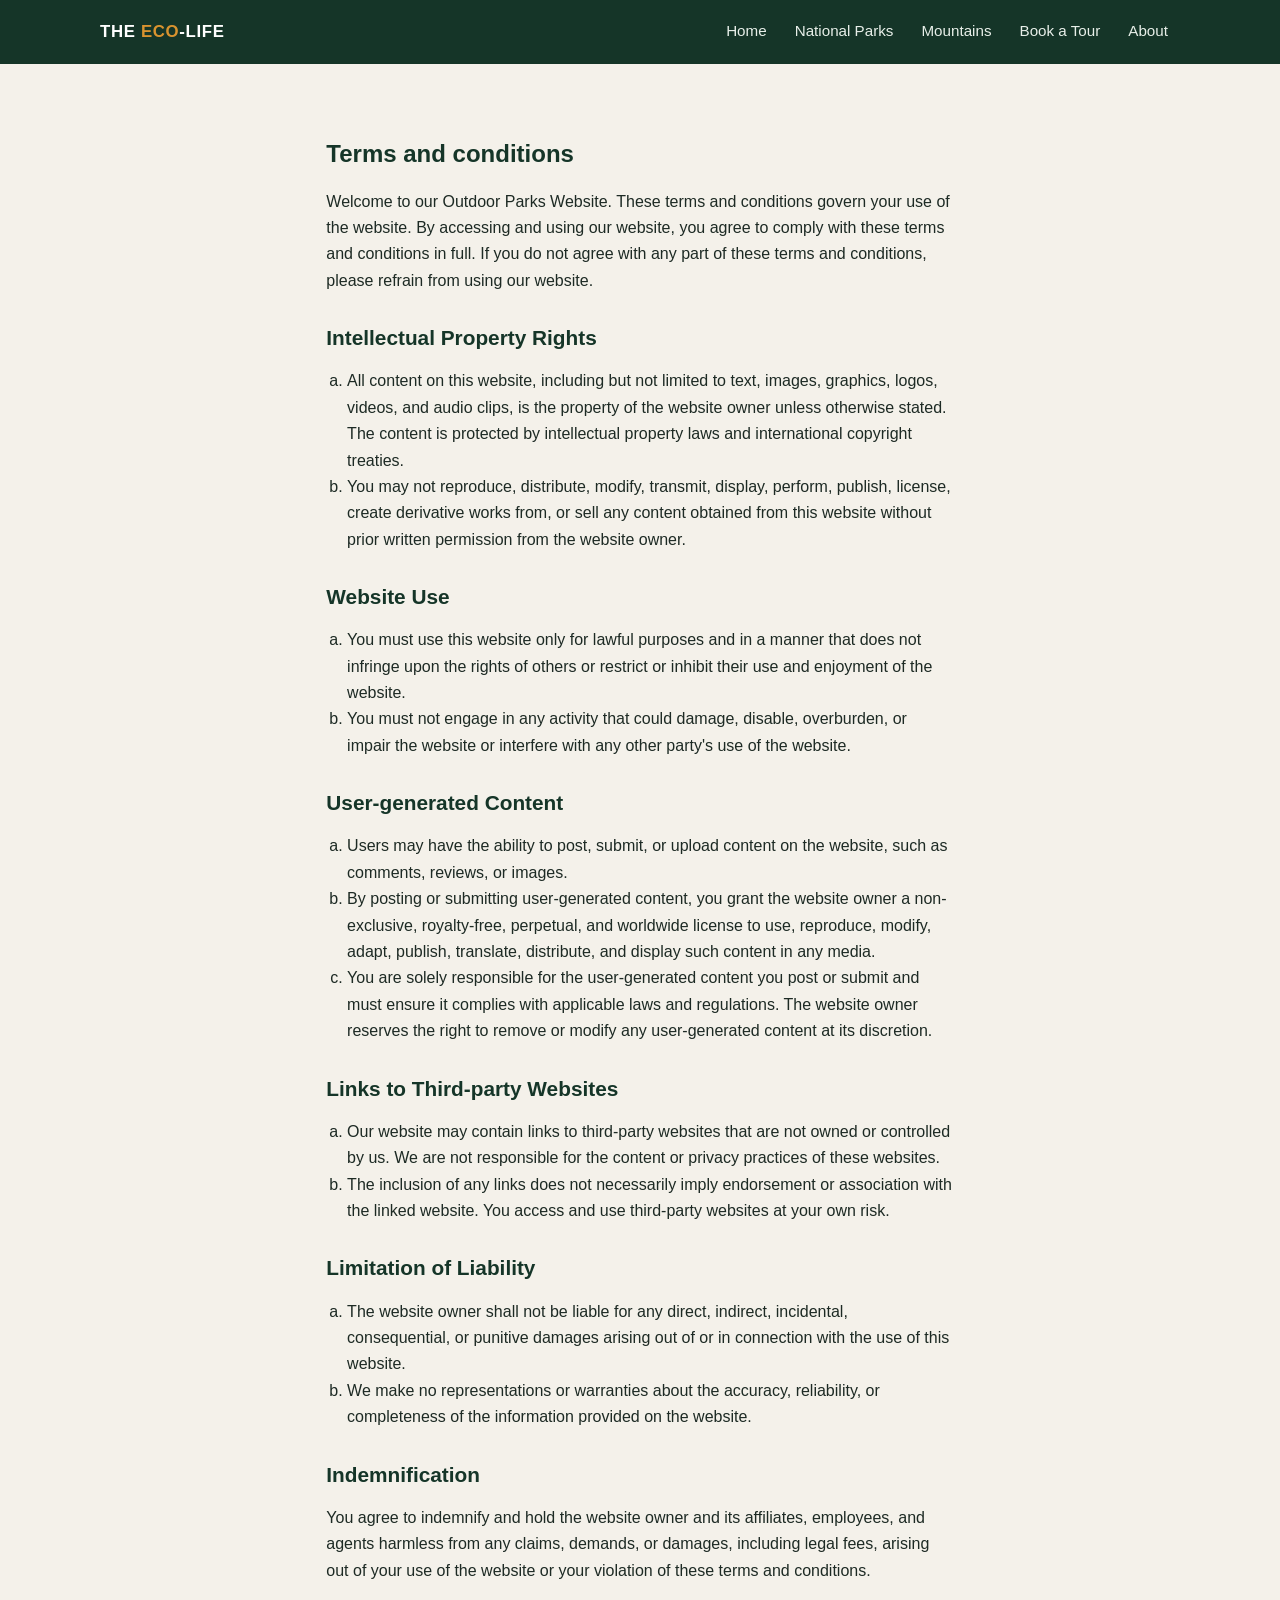
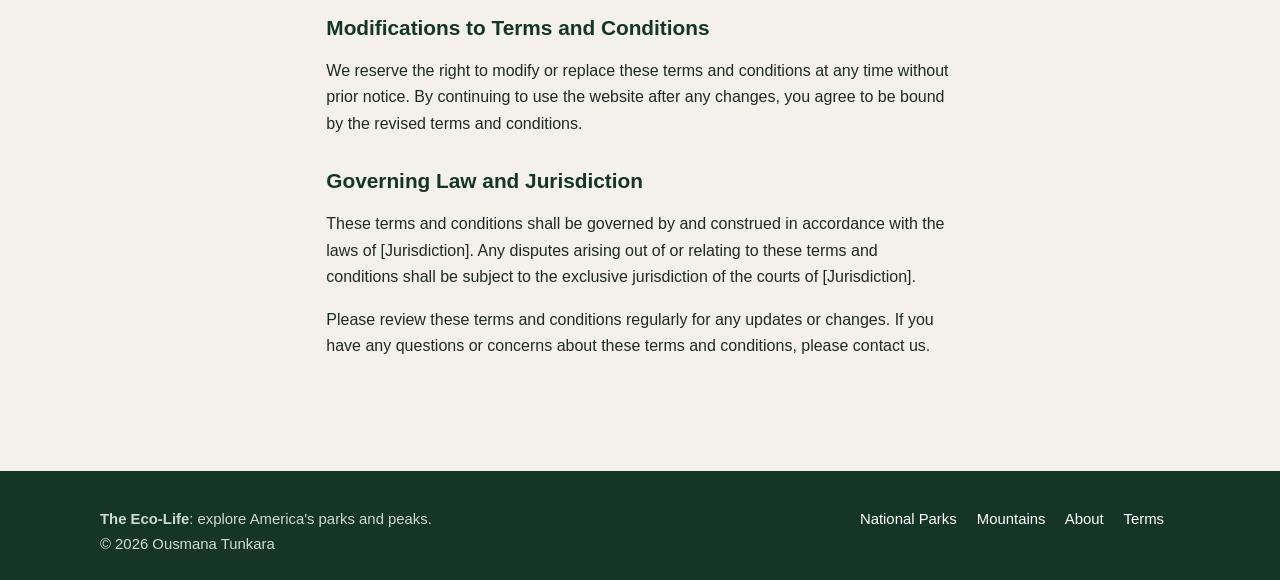
<file: terms.html>
<!DOCTYPE html>
<!-- Author: Ousmana Tunkara · github.com/Kodelack47 · National Parks USA -->
<html lang="en">
<head>
  <meta charset="UTF-8">
  <meta name="viewport" content="width=device-width, initial-scale=1.0">
  <meta name="description" content="Terms and conditions for using The Eco-Life website.">
  <title>Terms and Conditions | The Eco-Life</title>
  <link rel="stylesheet" href="styles/site.css">
</head>
<body>
  <header class="site-header">
    <div class="container">
      <a class="brand" href="index.html">The <span>Eco</span>-Life</a>
      <button class="nav-toggle" type="button" aria-expanded="false" aria-controls="site-nav">Menu</button>
      <nav class="site-nav" id="site-nav" aria-label="Main">
        <a href="index.html">Home</a>
        <a href="nationalParks.html">National Parks</a>
        <a href="mountains.html">Mountains</a>
        <a href="booking.html">Book a Tour</a>
        <a href="about.html">About</a>
      </nav>
    </div>
  </header>

  <main>
    <section class="section">
      <div class="container prose">
        <h1>Terms and conditions</h1>
        <p>Welcome to our Outdoor Parks Website. These terms and conditions govern your use of the website. By accessing and using our website, you agree to comply with these terms and conditions in full. If you do not agree with any part of these terms and conditions, please refrain from using our website.</p>
        <h2>Intellectual Property Rights</h2>
        <ol type="a">
          <li>All content on this website, including but not limited to text, images, graphics, logos, videos, and audio clips, is the property of the website owner unless otherwise stated. The content is protected by intellectual property laws and international copyright treaties.</li>
          <li>You may not reproduce, distribute, modify, transmit, display, perform, publish, license, create derivative works from, or sell any content obtained from this website without prior written permission from the website owner.</li>
        </ol>
        <h2>Website Use</h2>
        <ol type="a">
          <li>You must use this website only for lawful purposes and in a manner that does not infringe upon the rights of others or restrict or inhibit their use and enjoyment of the website.</li>
          <li>You must not engage in any activity that could damage, disable, overburden, or impair the website or interfere with any other party&#x27;s use of the website.</li>
        </ol>
        <h2>User-generated Content</h2>
        <ol type="a">
          <li>Users may have the ability to post, submit, or upload content on the website, such as comments, reviews, or images.</li>
          <li>By posting or submitting user-generated content, you grant the website owner a non-exclusive, royalty-free, perpetual, and worldwide license to use, reproduce, modify, adapt, publish, translate, distribute, and display such content in any media.</li>
          <li>You are solely responsible for the user-generated content you post or submit and must ensure it complies with applicable laws and regulations. The website owner reserves the right to remove or modify any user-generated content at its discretion.</li>
        </ol>
        <h2>Links to Third-party Websites</h2>
        <ol type="a">
          <li>Our website may contain links to third-party websites that are not owned or controlled by us. We are not responsible for the content or privacy practices of these websites.</li>
          <li>The inclusion of any links does not necessarily imply endorsement or association with the linked website. You access and use third-party websites at your own risk.</li>
        </ol>
        <h2>Limitation of Liability</h2>
        <ol type="a">
          <li>The website owner shall not be liable for any direct, indirect, incidental, consequential, or punitive damages arising out of or in connection with the use of this website.</li>
          <li>We make no representations or warranties about the accuracy, reliability, or completeness of the information provided on the website.</li>
        </ol>
        <h2>Indemnification</h2>
        <p>You agree to indemnify and hold the website owner and its affiliates, employees, and agents harmless from any claims, demands, or damages, including legal fees, arising out of your use of the website or your violation of these terms and conditions.</p>
        <h2>Modifications to Terms and Conditions</h2>
        <p>We reserve the right to modify or replace these terms and conditions at any time without prior notice. By continuing to use the website after any changes, you agree to be bound by the revised terms and conditions.</p>
        <h2>Governing Law and Jurisdiction</h2>
        <p>These terms and conditions shall be governed by and construed in accordance with the laws of [Jurisdiction]. Any disputes arising out of or relating to these terms and conditions shall be subject to the exclusive jurisdiction of the courts of [Jurisdiction].</p>
        <p>Please review these terms and conditions regularly for any updates or changes. If you have any questions or concerns about these terms and conditions, please contact us.</p>
      </div>
    </section>
  </main>

  <footer class="site-footer">
    <div class="container">
      <div>
        <p><strong>The Eco-Life</strong>: explore America's parks and peaks.</p>
        <p>&copy; <span id="year">2026</span> Ousmana Tunkara</p>
      </div>
      <nav aria-label="Footer">
        <a href="nationalParks.html">National Parks</a>
        <a href="mountains.html">Mountains</a>
        <a href="about.html">About</a>
        <a href="terms.html">Terms</a>
      </nav>
    </div>
  </footer>

  <script src="scripts/site.js"></script>
</body>
</html>
</file>
<file: styles/site.css>
/* Author: Ousmana Tunkara · github.com/Kodelack47 · National Parks USA */
/* The Eco-Life: one shared stylesheet for every page */

:root {
  --forest: #1f4d3a;
  --forest-dark: #153528;
  --moss: #6b8f5e;
  --sand: #f4f1ea;
  --paper: #ffffff;
  --ink: #1d2a24;
  --muted: #5b6b62;
  --line: #dfe5dc;
  --accent: #d9932f;
  --radius: 12px;
  --shadow: 0 2px 10px rgba(21, 53, 40, 0.08);
  --max: 1120px;
}

*,
*::before,
*::after {
  box-sizing: border-box;
}

html {
  scroll-behavior: smooth;
}

body {
  margin: 0;
  min-height: 100vh;
  display: flex;
  flex-direction: column;
  font-family: -apple-system, BlinkMacSystemFont, "Segoe UI", Roboto, Helvetica, Arial, sans-serif;
  font-size: 1rem;
  line-height: 1.65;
  color: var(--ink);
  background: var(--sand);
}

main {
  flex: 1 0 auto;
}

img {
  max-width: 100%;
  height: auto;
  display: block;
}

a {
  color: var(--forest);
}

h1,
h2,
h3 {
  line-height: 1.2;
  color: var(--forest-dark);
}

.container {
  width: 100%;
  max-width: var(--max);
  margin: 0 auto;
  padding: 0 20px;
}

.section {
  padding: 56px 0;
}

.section-title {
  font-size: clamp(1.6rem, 3vw, 2.1rem);
  margin: 0 0 8px;
}

.section-lead {
  color: var(--muted);
  margin: 0 0 28px;
  max-width: 65ch;
}

/* ---------- Header and navigation ---------- */

.site-header {
  position: sticky;
  top: 0;
  z-index: 10;
  background: var(--forest-dark);
  color: #fff;
}

.site-header .container {
  display: flex;
  align-items: center;
  justify-content: space-between;
  gap: 16px;
  min-height: 64px;
}

.brand {
  color: #fff;
  text-decoration: none;
  font-weight: 800;
  letter-spacing: 0.04em;
  text-transform: uppercase;
  font-size: 1.05rem;
}

.brand span {
  color: var(--accent);
}

.site-nav {
  display: flex;
  gap: 4px;
}

.site-nav a {
  color: #e8efe9;
  text-decoration: none;
  padding: 8px 12px;
  border-radius: 8px;
  font-size: 0.95rem;
  border-bottom: 2px solid transparent;
}

.site-nav a:hover,
.site-nav a:focus-visible {
  background: rgba(255, 255, 255, 0.1);
  color: #fff;
}

.site-nav a.active {
  color: #fff;
  border-bottom-color: var(--accent);
  border-radius: 8px 8px 0 0;
}

.nav-toggle {
  display: none;
  background: transparent;
  color: #fff;
  border: 1px solid rgba(255, 255, 255, 0.4);
  border-radius: 8px;
  padding: 6px 12px;
  font: inherit;
  cursor: pointer;
}

/* ---------- Hero ---------- */

.hero {
  position: relative;
  color: #fff;
  background: var(--forest) center / cover no-repeat;
  background-image: linear-gradient(rgba(10, 30, 20, 0.45), rgba(10, 30, 20, 0.65)), url("../images/mountain-valley.jpg");
}

.hero .container {
  padding-top: 96px;
  padding-bottom: 96px;
}

.hero h1 {
  color: #fff;
  font-size: clamp(2rem, 5vw, 3.4rem);
  margin: 0 0 12px;
  max-width: 18ch;
}

.hero p {
  font-size: 1.15rem;
  max-width: 55ch;
  margin: 0 0 28px;
  color: #eef3ee;
}

.hero--small .container {
  padding-top: 56px;
  padding-bottom: 56px;
}

.hero--small h1 {
  font-size: clamp(1.8rem, 4vw, 2.6rem);
}

.hero--lake {
  background-image: linear-gradient(rgba(10, 30, 20, 0.45), rgba(10, 30, 20, 0.65)), url("../images/mountain-lake.jpg");
}

/* ---------- Buttons ---------- */

.btn {
  display: inline-block;
  padding: 12px 22px;
  border-radius: 999px;
  border: 2px solid transparent;
  font: inherit;
  font-weight: 600;
  text-decoration: none;
  cursor: pointer;
  transition: background 0.2s, color 0.2s;
}

.btn-primary {
  background: var(--accent);
  color: #1b1405;
}

.btn-primary:hover {
  background: #c27f20;
}

.btn-outline {
  border-color: #fff;
  color: #fff;
}

.btn-outline:hover {
  background: #fff;
  color: var(--forest-dark);
}

.btn-row {
  display: flex;
  flex-wrap: wrap;
  gap: 12px;
}

/* ---------- Cards and grids ---------- */

.grid {
  display: grid;
  gap: 20px;
  grid-template-columns: repeat(auto-fill, minmax(280px, 1fr));
}

.card {
  background: var(--paper);
  border: 1px solid var(--line);
  border-radius: var(--radius);
  box-shadow: var(--shadow);
  overflow: hidden;
}

.card-body {
  padding: 20px;
}

.card h3 {
  margin: 0 0 8px;
  font-size: 1.15rem;
}

.card p {
  margin: 0 0 10px;
}

.meta {
  color: var(--muted);
  font-size: 0.92rem;
}

.badge {
  display: inline-block;
  background: #e7efe4;
  color: var(--forest-dark);
  border-radius: 999px;
  padding: 2px 10px;
  font-size: 0.8rem;
  font-weight: 600;
}

/* ---------- Home: vlogs and gallery ---------- */

.vlog {
  display: grid;
  grid-template-columns: 1.1fr 1fr;
  gap: 28px;
  align-items: center;
  margin-bottom: 40px;
}

.video {
  position: relative;
  aspect-ratio: 16 / 9;
  border-radius: var(--radius);
  overflow: hidden;
  background: #000;
  box-shadow: var(--shadow);
}

.video iframe {
  position: absolute;
  inset: 0;
  width: 100%;
  height: 100%;
  border: 0;
}

.vlog h3 {
  font-size: 1.4rem;
  margin: 0 0 10px;
}

.gallery {
  display: grid;
  gap: 12px;
  grid-template-columns: repeat(4, 1fr);
}

.gallery img {
  width: 100%;
  height: 220px;
  object-fit: cover;
  border-radius: var(--radius);
}

/* ---------- Forms and filters ---------- */

.filters {
  display: grid;
  gap: 12px;
  grid-template-columns: 1fr 1fr 1.4fr auto;
  align-items: end;
  background: var(--paper);
  border: 1px solid var(--line);
  border-radius: var(--radius);
  padding: 16px;
  box-shadow: var(--shadow);
  margin-bottom: 20px;
}

label {
  display: block;
  font-weight: 600;
  font-size: 0.9rem;
  margin-bottom: 6px;
}

input,
select,
textarea {
  width: 100%;
  font: inherit;
  padding: 10px 12px;
  border: 1px solid #c9d3c6;
  border-radius: 8px;
  background: #fff;
  color: var(--ink);
}

input:focus,
select:focus,
textarea:focus {
  outline: 2px solid var(--moss);
  outline-offset: 1px;
}

.result-count {
  color: var(--muted);
  margin: 0 0 16px;
}

.form {
  background: var(--paper);
  border: 1px solid var(--line);
  border-radius: var(--radius);
  padding: 24px;
  box-shadow: var(--shadow);
  display: grid;
  gap: 16px;
  grid-template-columns: 1fr 1fr;
}

.form .full {
  grid-column: 1 / -1;
}

.error {
  color: #a3331f;
  font-size: 0.85rem;
  margin-top: 4px;
  min-height: 1em;
}

.notice {
  border-radius: var(--radius);
  padding: 16px 20px;
  background: #e7efe4;
  border: 1px solid #c6d8bf;
  margin-bottom: 20px;
}

/* ---------- Mountains ---------- */

.mountain-detail,
.notice {
  /* Keep scrolled-to content clear of the sticky header */
  scroll-margin-top: 84px;
}

.mountain-detail {
  display: grid;
  grid-template-columns: 340px 1fr;
  gap: 24px;
  align-items: start;
  margin-bottom: 32px;
}

.mountain-detail img {
  width: 100%;
  border-radius: var(--radius);
}

.stats {
  display: flex;
  flex-wrap: wrap;
  gap: 10px;
  margin: 8px 0 14px;
}

.peak-card {
  text-align: left;
  font: inherit;
  cursor: pointer;
  padding: 0;
}

.peak-card img {
  width: 100%;
  height: 150px;
  object-fit: cover;
}

.peak-card:hover,
.peak-card:focus-visible {
  outline: 2px solid var(--moss);
}

/* ---------- Text pages ---------- */

.prose {
  max-width: 75ch;
}

.prose h2 {
  margin-top: 32px;
  font-size: 1.3rem;
}

.prose ol,
.prose ul {
  padding-left: 1.3em;
}

/* ---------- Footer ---------- */

.site-footer {
  background: var(--forest-dark);
  color: #cfdbd2;
  margin-top: 40px;
  padding: 36px 0 24px;
  font-size: 0.93rem;
}

.site-footer .container {
  display: flex;
  flex-wrap: wrap;
  justify-content: space-between;
  gap: 16px;
}

.site-footer a {
  color: #fff;
  text-decoration: none;
  margin-right: 16px;
}

.site-footer a:hover {
  text-decoration: underline;
}

.site-footer p {
  margin: 0;
}

/* ---------- Responsive ---------- */

@media (max-width: 900px) {
  .vlog {
    grid-template-columns: 1fr;
  }

  .gallery {
    grid-template-columns: repeat(2, 1fr);
  }

  .filters {
    grid-template-columns: 1fr 1fr;
  }

  .mountain-detail {
    grid-template-columns: 1fr;
  }
}

@media (max-width: 760px) {
  .nav-toggle {
    display: block;
  }

  .site-nav {
    display: none;
    position: absolute;
    top: 64px;
    left: 0;
    right: 0;
    flex-direction: column;
    background: var(--forest-dark);
    padding: 8px 20px 16px;
    border-top: 1px solid rgba(255, 255, 255, 0.1);
  }

  .site-nav.open {
    display: flex;
  }

  .site-nav a.active {
    border-radius: 8px;
    border-bottom-color: transparent;
    border-left: 3px solid var(--accent);
  }

  .hero .container {
    padding-top: 64px;
    padding-bottom: 64px;
  }

  .section {
    padding: 40px 0;
  }

  .form {
    grid-template-columns: 1fr;
  }
}

@media (max-width: 520px) {
  .filters {
    grid-template-columns: 1fr;
  }

  .gallery img {
    height: 160px;
  }
}

@media (prefers-reduced-motion: reduce) {
  html {
    scroll-behavior: auto;
  }
}
</file>
